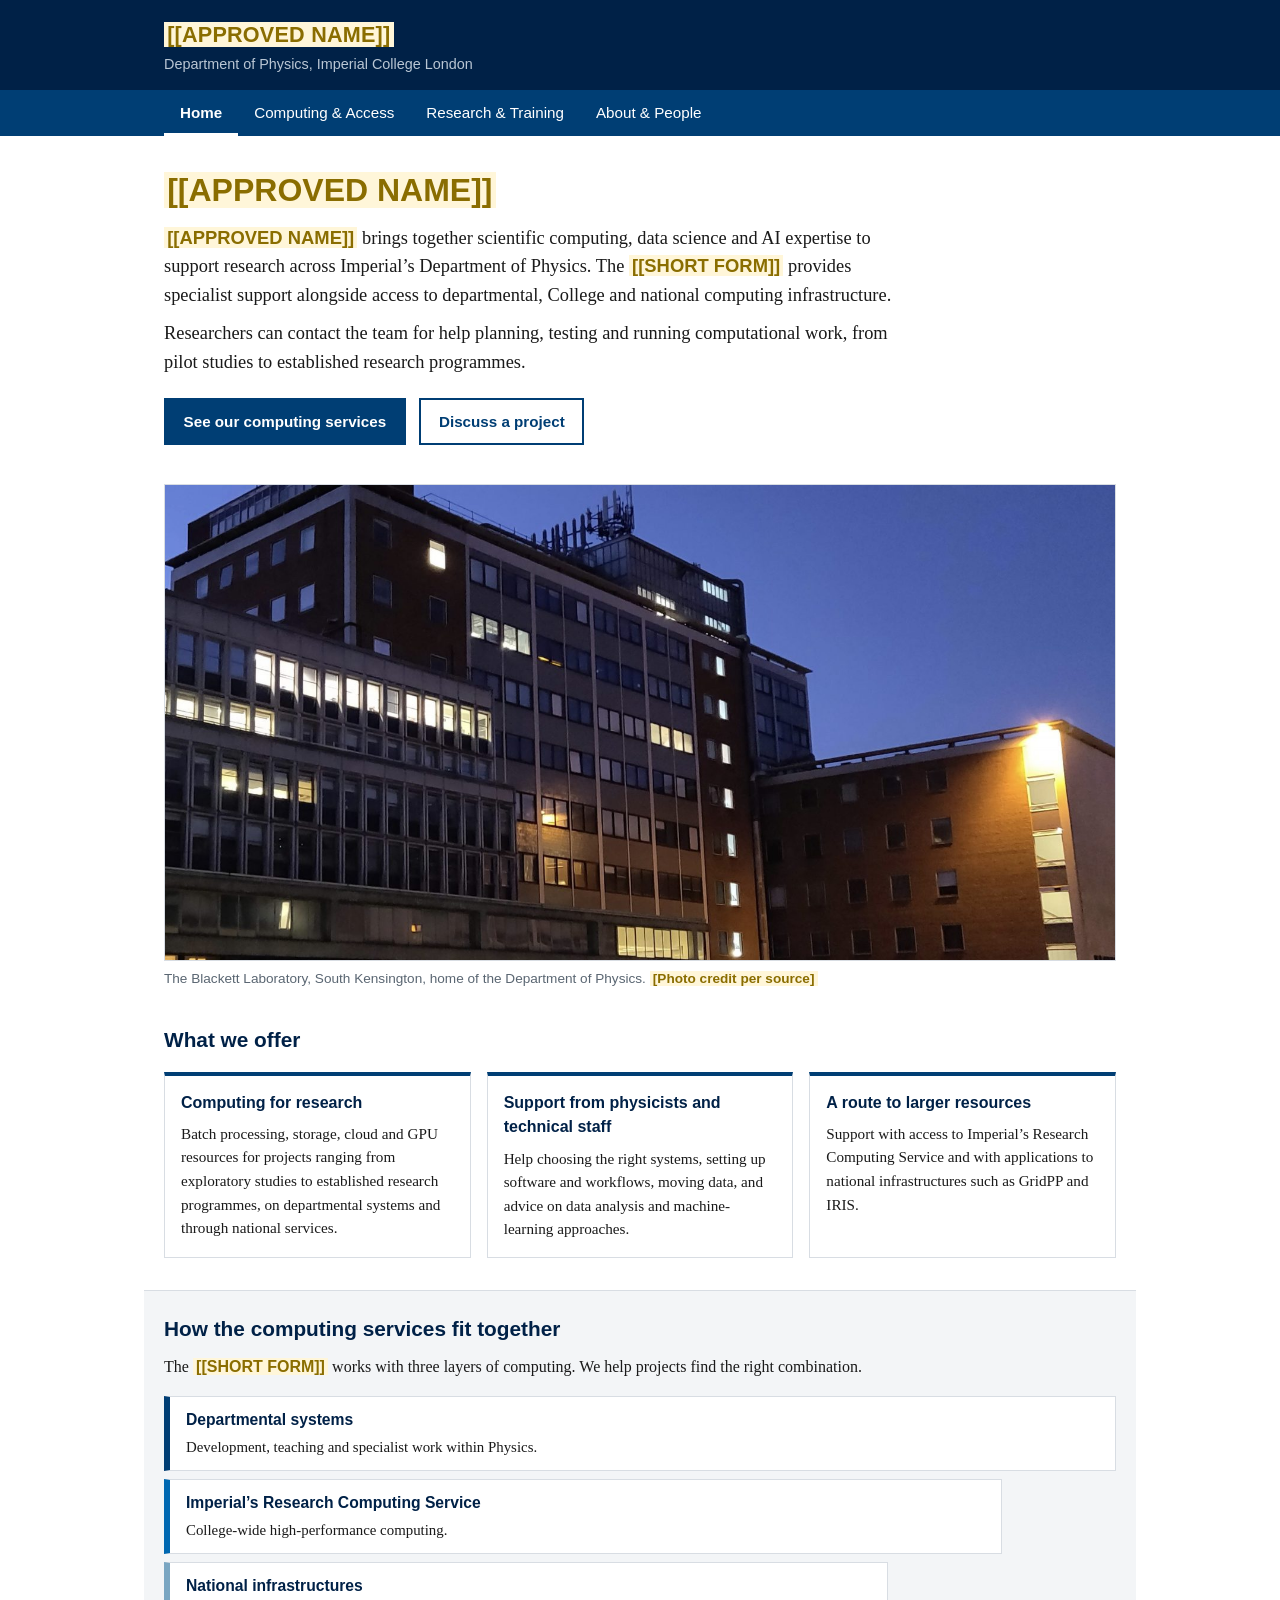
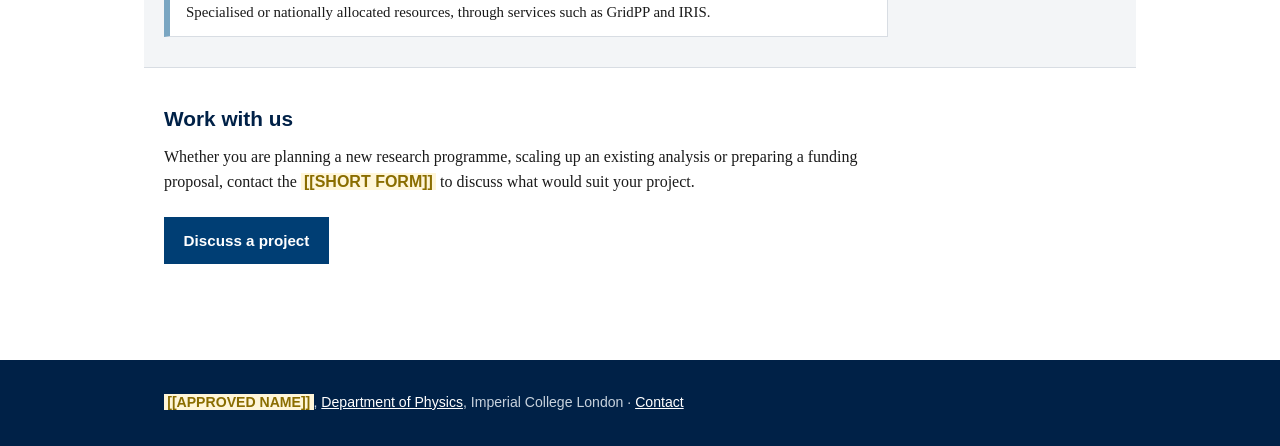
<file: index.html>
<!DOCTYPE html>
<html lang="en-GB">
<head>
<meta charset="utf-8">
<meta name="viewport" content="width=device-width, initial-scale=1">
<meta name="robots" content="noindex, nofollow">
<meta name="description" content="Computing, expertise and training for data-intensive research across the Department of Physics at Imperial College London.">
<title>[[APPROVED NAME]]</title>
<link rel="stylesheet" href="styles.css">
</head>
<body>

<a class="skip" href="#main">Skip to main content</a>

<header class="site">
  <div class="site-inner">
    <p class="site-name"><a href="index.html"><span class="ph">[[APPROVED NAME]]</span></a></p>
    <p class="site-sub">Department of Physics, Imperial College London</p>
  </div>
</header>
<nav class="site-nav" aria-label="Main navigation">
  <div class="nav-inner">
    <a href="index.html" aria-current="page">Home</a>
    <a href="computing-access.html">Computing &amp; Access</a>
    <a href="research-training.html">Research &amp; Training</a>
    <a href="about-people.html">About &amp; People</a>
  </div>
</nav>

<main id="main">
  <h1><span class="ph">[[APPROVED NAME]]</span></h1>
  <p class="lede"><span class="ph">[[APPROVED NAME]]</span> brings together scientific computing, data science and AI expertise to support research across Imperial&rsquo;s Department of Physics. The <span class="ph">[[SHORT FORM]]</span> provides specialist support alongside access to departmental, College and national computing infrastructure.</p>
  <p class="lede">Researchers can contact the team for help planning, testing and running computational work, from pilot studies to established research programmes.</p>

  <div class="actions">
    <a class="btn primary" href="computing-access.html">See our computing services</a>
    <a class="btn secondary" href="about-people.html#contact">Discuss a project</a>
  </div>


  <figure class="hero-photo">
    <img src="assets/blackett-laboratory.jpg" alt="The Blackett Laboratory at dusk, windows lit, at Imperial College London&rsquo;s South Kensington campus">
    <figcaption>The Blackett Laboratory, South Kensington, home of the Department of Physics. <span class="ph">[Photo credit per source]</span></figcaption>
  </figure>

  <h2>What we offer</h2>
  <ul class="offers">
    <li>
      <h3>Computing for research</h3>
      <p>Batch processing, storage, cloud and GPU resources for projects ranging from exploratory studies to established research programmes, on departmental systems and through national services.</p>
    </li>
    <li>
      <h3>Support from physicists and technical staff</h3>
      <p>Help choosing the right systems, setting up software and workflows, moving data, and advice on data analysis and machine-learning approaches.</p>
    </li>
    <li>
      <h3>A route to larger resources</h3>
      <p>Support with access to Imperial&rsquo;s Research Computing Service and with applications to national infrastructures such as GridPP and IRIS.</p>
    </li>
  </ul>

  <div class="band">
    <h2>How the computing services fit together</h2>
    <p>The <span class="ph">[[SHORT FORM]]</span> works with three layers of computing. We help projects find the right combination.</p>
    <div class="layers">
      <div class="layer">
        <h3>Departmental systems</h3>
        <p>Development, teaching and specialist work within Physics.</p>
      </div>
      <div class="layer">
        <h3>Imperial&rsquo;s Research Computing Service</h3>
        <p>College-wide high-performance computing.</p>
      </div>
      <div class="layer">
        <h3>National infrastructures</h3>
        <p>Specialised or nationally allocated resources, through services such as GridPP and IRIS.</p>
      </div>
    </div>
  </div>

  <h2>Work with us</h2>
  <p>Whether you are planning a new research programme, scaling up an existing analysis or preparing a funding proposal, contact the <span class="ph">[[SHORT FORM]]</span> to discuss what would suit your project.</p>
  <div class="actions">
    <a class="btn primary" href="about-people.html#contact">Discuss a project</a>
  </div>
</main>

<footer class="site">
  <div class="foot-inner">
    <p><span class="ph">[[APPROVED NAME]]</span>, <a href="https://www.imperial.ac.uk/physics">Department of Physics</a>, Imperial College London &middot; <a href="about-people.html#contact">Contact</a></p>
  </div>
</footer>

</body>
</html>
</file>
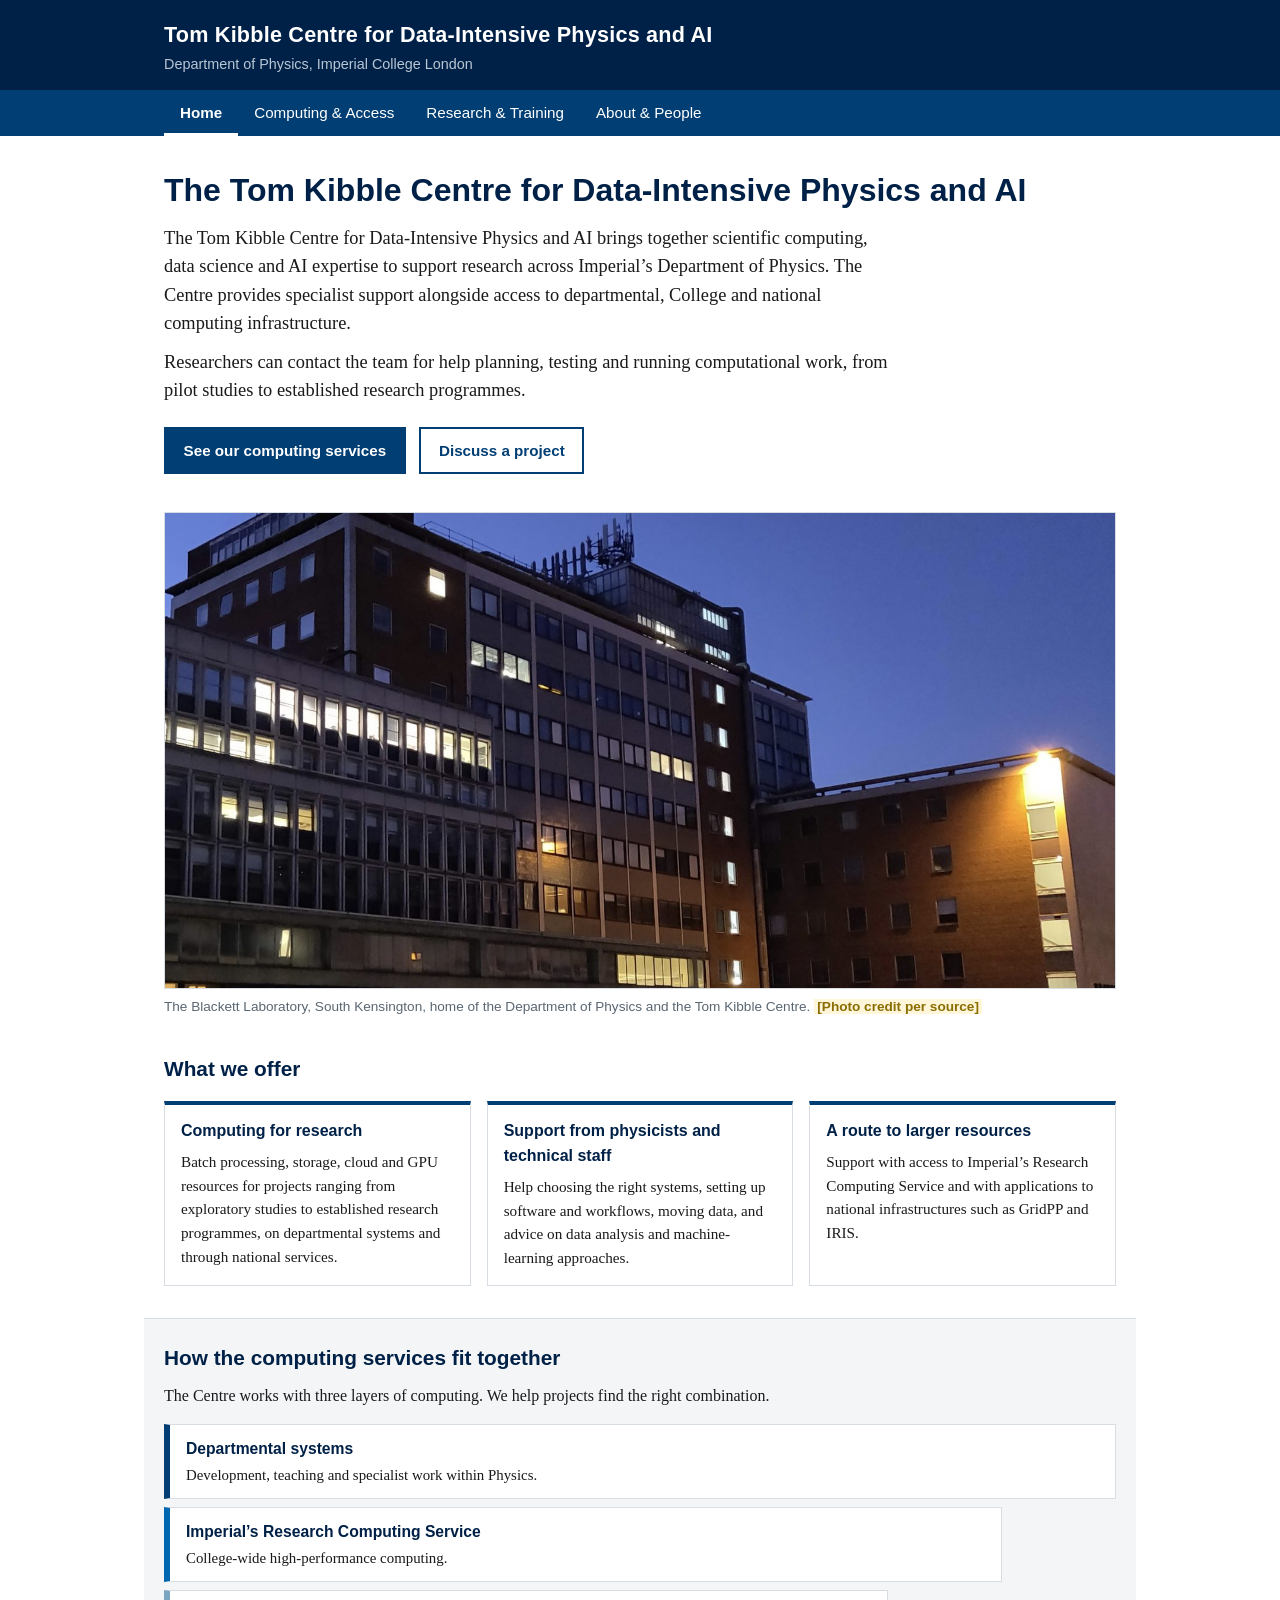
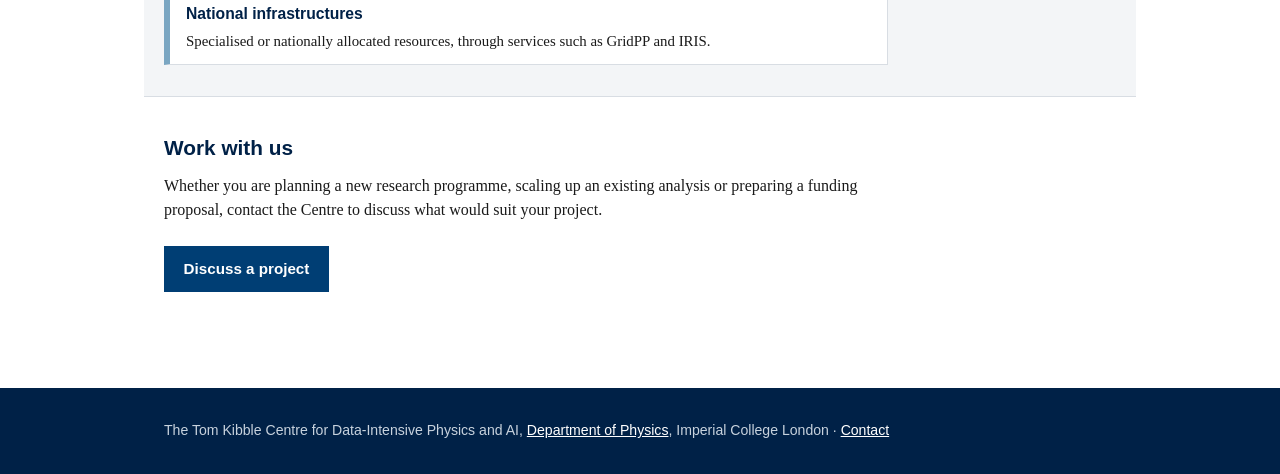
<file: tom-kibble-centre-update/index.html>
<!DOCTYPE html>
<html lang="en-GB">
<head>
<meta charset="utf-8">
<meta name="viewport" content="width=device-width, initial-scale=1">
<meta name="robots" content="noindex, nofollow">
<meta name="description" content="Computing, expertise and training for data-intensive research across the Department of Physics at Imperial College London.">
<title>The Tom Kibble Centre for Data-Intensive Physics and AI</title>
<link rel="stylesheet" href="styles.css">
</head>
<body>

<a class="skip" href="#main">Skip to main content</a>

<header class="site">
  <div class="site-inner">
    <p class="site-name"><a href="index.html">Tom Kibble Centre for Data-Intensive Physics and AI</a></p>
    <p class="site-sub">Department of Physics, Imperial College London</p>
  </div>
</header>
<nav class="site-nav" aria-label="Main navigation">
  <div class="nav-inner">
    <a href="index.html" aria-current="page">Home</a>
    <a href="computing-access.html">Computing &amp; Access</a>
    <a href="research-training.html">Research &amp; Training</a>
    <a href="about-people.html">About &amp; People</a>
  </div>
</nav>

<main id="main">
  <h1>The Tom Kibble Centre for Data-Intensive Physics and AI</h1>
  <p class="lede">The Tom Kibble Centre for Data-Intensive Physics and AI brings together scientific computing, data science and AI expertise to support research across Imperial&rsquo;s Department of Physics. The Centre provides specialist support alongside access to departmental, College and national computing infrastructure.</p>
  <p class="lede">Researchers can contact the team for help planning, testing and running computational work, from pilot studies to established research programmes.</p>

  <div class="actions">
    <a class="btn primary" href="computing-access.html">See our computing services</a>
    <a class="btn secondary" href="about-people.html#contact">Discuss a project</a>
  </div>


  <figure class="hero-photo">
    <img src="../assets/blackett-laboratory.jpg" alt="The Blackett Laboratory at dusk, windows lit, at Imperial College London&rsquo;s South Kensington campus">
    <figcaption>The Blackett Laboratory, South Kensington, home of the Department of Physics and the Tom Kibble Centre. <span class="ph">[Photo credit per source]</span></figcaption>
  </figure>

  <h2>What we offer</h2>
  <ul class="offers">
    <li>
      <h3>Computing for research</h3>
      <p>Batch processing, storage, cloud and GPU resources for projects ranging from exploratory studies to established research programmes, on departmental systems and through national services.</p>
    </li>
    <li>
      <h3>Support from physicists and technical staff</h3>
      <p>Help choosing the right systems, setting up software and workflows, moving data, and advice on data analysis and machine-learning approaches.</p>
    </li>
    <li>
      <h3>A route to larger resources</h3>
      <p>Support with access to Imperial&rsquo;s Research Computing Service and with applications to national infrastructures such as GridPP and IRIS.</p>
    </li>
  </ul>

  <div class="band">
    <h2>How the computing services fit together</h2>
    <p>The Centre works with three layers of computing. We help projects find the right combination.</p>
    <div class="layers">
      <div class="layer">
        <h3>Departmental systems</h3>
        <p>Development, teaching and specialist work within Physics.</p>
      </div>
      <div class="layer">
        <h3>Imperial&rsquo;s Research Computing Service</h3>
        <p>College-wide high-performance computing.</p>
      </div>
      <div class="layer">
        <h3>National infrastructures</h3>
        <p>Specialised or nationally allocated resources, through services such as GridPP and IRIS.</p>
      </div>
    </div>
  </div>

  <h2>Work with us</h2>
  <p>Whether you are planning a new research programme, scaling up an existing analysis or preparing a funding proposal, contact the Centre to discuss what would suit your project.</p>
  <div class="actions">
    <a class="btn primary" href="about-people.html#contact">Discuss a project</a>
  </div>
</main>

<footer class="site">
  <div class="foot-inner">
    <p>The Tom Kibble Centre for Data-Intensive Physics and AI, <a href="https://www.imperial.ac.uk/physics">Department of Physics</a>, Imperial College London &middot; <a href="about-people.html#contact">Contact</a></p>
  </div>
</footer>

</body>
</html>
</file>
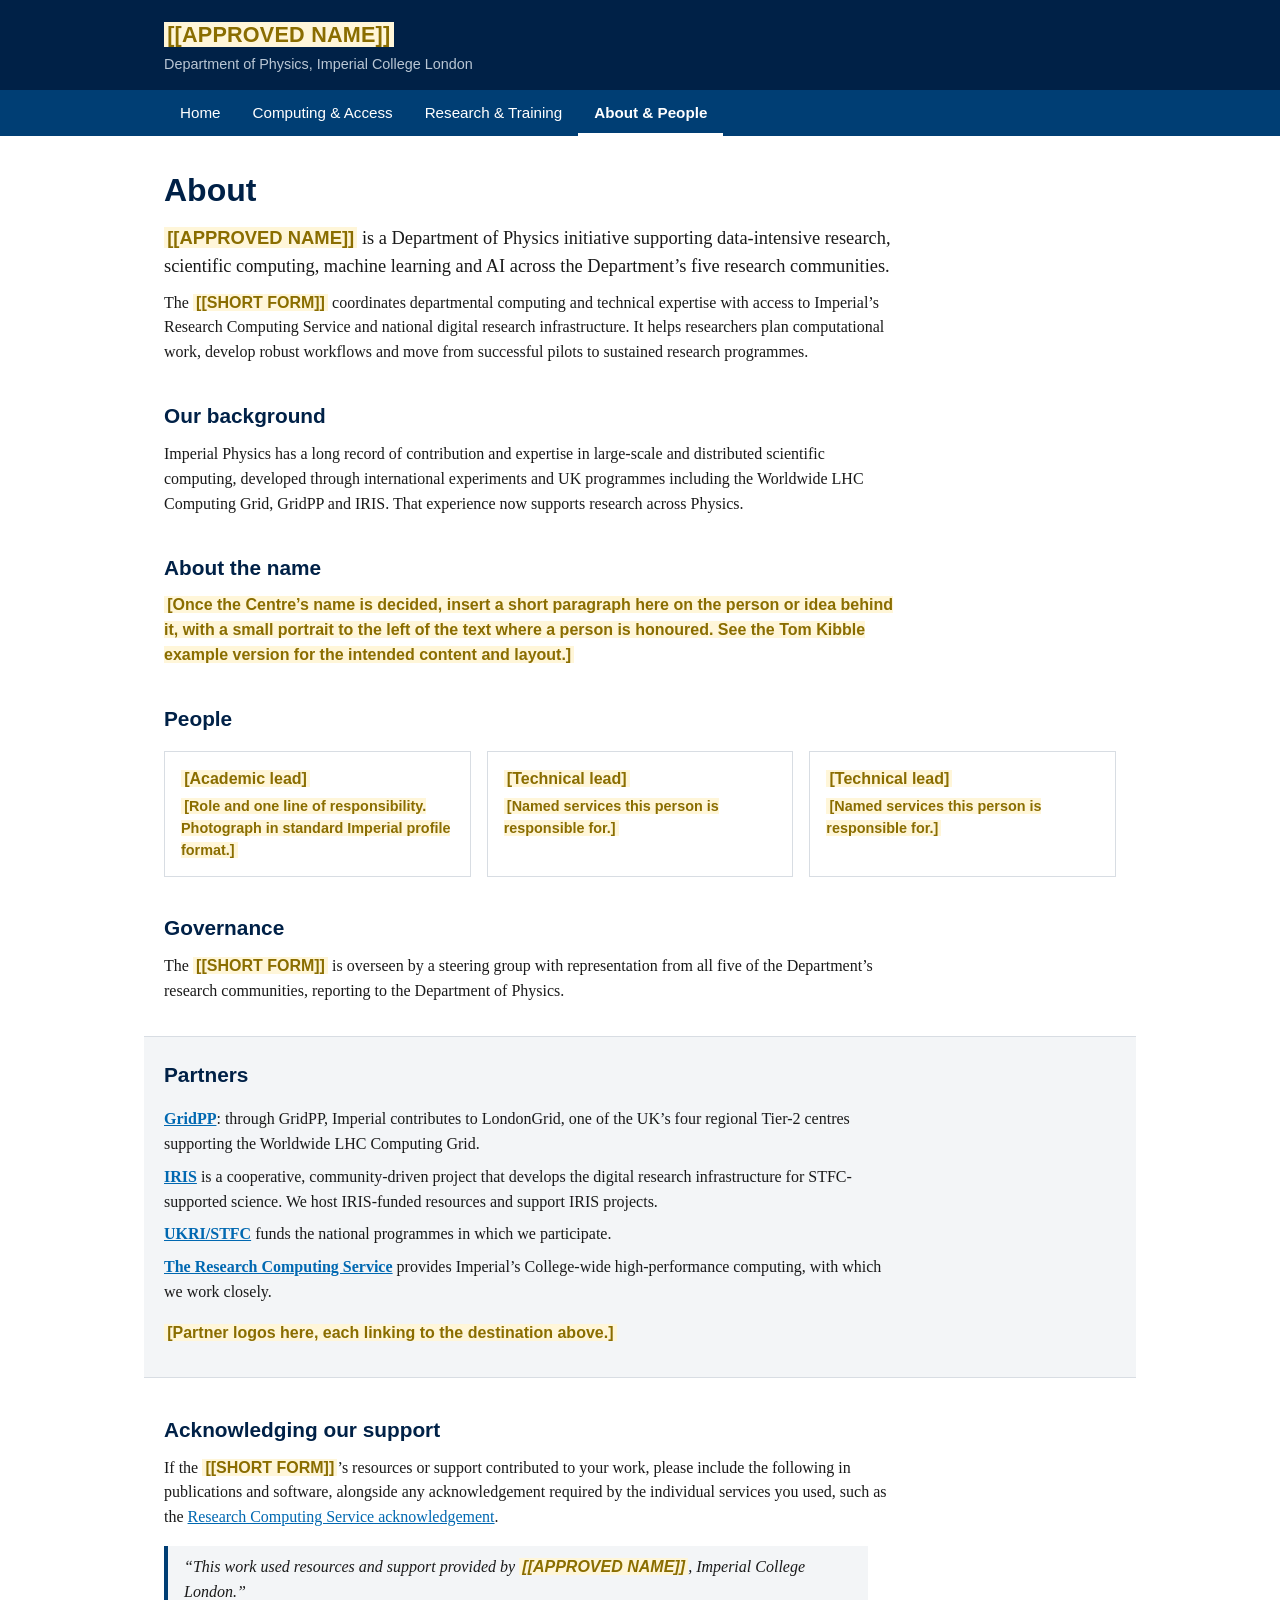
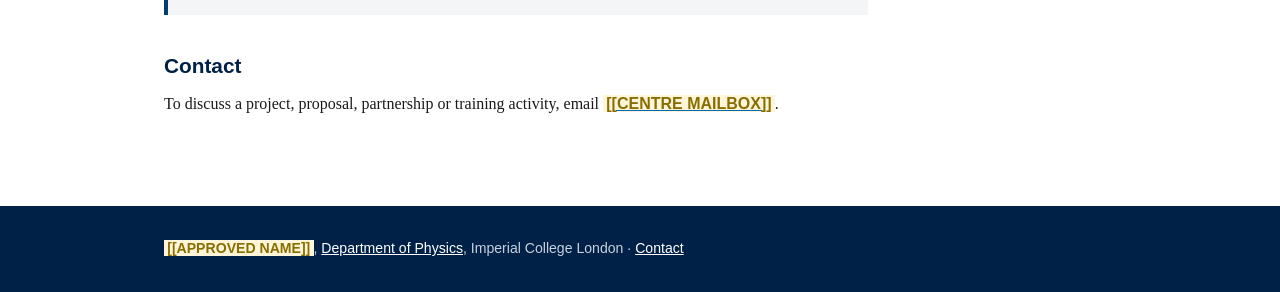
<file: about-people.html>
<!DOCTYPE html>
<html lang="en-GB">
<head>
<meta charset="utf-8">
<meta name="viewport" content="width=device-width, initial-scale=1">
<meta name="robots" content="noindex, nofollow">
<meta name="description" content="About the centre: people, governance, partners, acknowledgement and contact.">
<title>About | [[APPROVED NAME]]</title>
<link rel="stylesheet" href="styles.css">
</head>
<body>

<a class="skip" href="#main">Skip to main content</a>

<header class="site">
  <div class="site-inner">
    <p class="site-name"><a href="index.html"><span class="ph">[[APPROVED NAME]]</span></a></p>
    <p class="site-sub">Department of Physics, Imperial College London</p>
  </div>
</header>
<nav class="site-nav" aria-label="Main navigation">
  <div class="nav-inner">
    <a href="index.html">Home</a>
    <a href="computing-access.html">Computing &amp; Access</a>
    <a href="research-training.html">Research &amp; Training</a>
    <a href="about-people.html" aria-current="page">About &amp; People</a>
  </div>
</nav>

<main id="main">
  <h1>About</h1>
  <p class="lede"><span class="ph">[[APPROVED NAME]]</span> is a Department of Physics initiative supporting data-intensive research, scientific computing, machine learning and AI across the Department&rsquo;s five research communities.</p>
  <p>The <span class="ph">[[SHORT FORM]]</span> coordinates departmental computing and technical expertise with access to Imperial&rsquo;s Research Computing Service and national digital research infrastructure. It helps researchers plan computational work, develop robust workflows and move from successful pilots to sustained research programmes.</p>

  <h2>Our background</h2>
  <p>Imperial Physics has a long record of contribution and expertise in large-scale and distributed scientific computing, developed through international experiments and UK programmes including the Worldwide LHC Computing Grid, GridPP and IRIS. That experience now supports research across Physics.</p>

  <h2>About the name</h2>
  <p><span class="ph">[Once the Centre&rsquo;s name is decided, insert a short paragraph here on the person or idea behind it, with a small portrait to the left of the text where a person is honoured. See the Tom Kibble example version for the intended content and layout.]</span></p>

  <h2>People</h2>
  <ul class="people">
    <li>
      <h3><span class="ph">[Academic lead]</span></h3>
      <p><span class="ph">[Role and one line of responsibility. Photograph in standard Imperial profile format.]</span></p>
    </li>
    <li>
      <h3><span class="ph">[Technical lead]</span></h3>
      <p><span class="ph">[Named services this person is responsible for.]</span></p>
    </li>
    <li>
      <h3><span class="ph">[Technical lead]</span></h3>
      <p><span class="ph">[Named services this person is responsible for.]</span></p>
    </li>
  </ul>

  <h2>Governance</h2>
  <p>The <span class="ph">[[SHORT FORM]]</span> is overseen by a steering group with representation from all five of the Department&rsquo;s research communities, reporting to the Department of Physics.</p>

  <div class="band">
    <h2>Partners</h2>
    <ul class="partners">
      <li><strong><a href="https://www.gridpp.ac.uk">GridPP</a></strong>: through GridPP, Imperial contributes to LondonGrid, one of the UK&rsquo;s four regional Tier-2 centres supporting the Worldwide LHC Computing Grid.</li>
      <li><strong><a href="https://www.iris.ac.uk">IRIS</a></strong> is a cooperative, community-driven project that develops the digital research infrastructure for STFC-supported science. We host IRIS-funded resources and support IRIS projects.</li>
      <li><strong><a href="https://www.ukri.org/councils/stfc/">UKRI/STFC</a></strong> funds the national programmes in which we participate.</li>
      <li><strong><a href="https://www.imperial.ac.uk/admin-services/ict/self-service/research-support/rcs/">The Research Computing Service</a></strong> provides Imperial&rsquo;s College-wide high-performance computing, with which we work closely.</li>
    </ul>
    <p><span class="ph">[Partner logos here, each linking to the destination above.]</span></p>
  </div>

  <h2>Acknowledging our support</h2>
  <p>If the <span class="ph">[[SHORT FORM]]</span>&rsquo;s resources or support contributed to your work, please include the following in publications and software, alongside any acknowledgement required by the individual services you used, such as the <a href="https://www.imperial.ac.uk/admin-services/ict/self-service/research-support/rcs/get-access/terms-and-conditions/rcs-access-policy/">Research Computing Service acknowledgement</a>.</p>
  <blockquote class="ack">&ldquo;This work used resources and support provided by <span class="ph">[[APPROVED NAME]]</span>, Imperial College London.&rdquo;</blockquote>

  <h2 id="contact">Contact</h2>
  <p>To discuss a project, proposal, partnership or training activity, email <a href="mailto:REPLACE-ME@imperial.ac.uk"><span class="ph">[[CENTRE MAILBOX]]</span></a>.</p>
</main>

<footer class="site">
  <div class="foot-inner">
    <p><span class="ph">[[APPROVED NAME]]</span>, <a href="https://www.imperial.ac.uk/physics">Department of Physics</a>, Imperial College London &middot; <a href="about-people.html#contact">Contact</a></p>
  </div>
</footer>

</body>
</html>
</file>
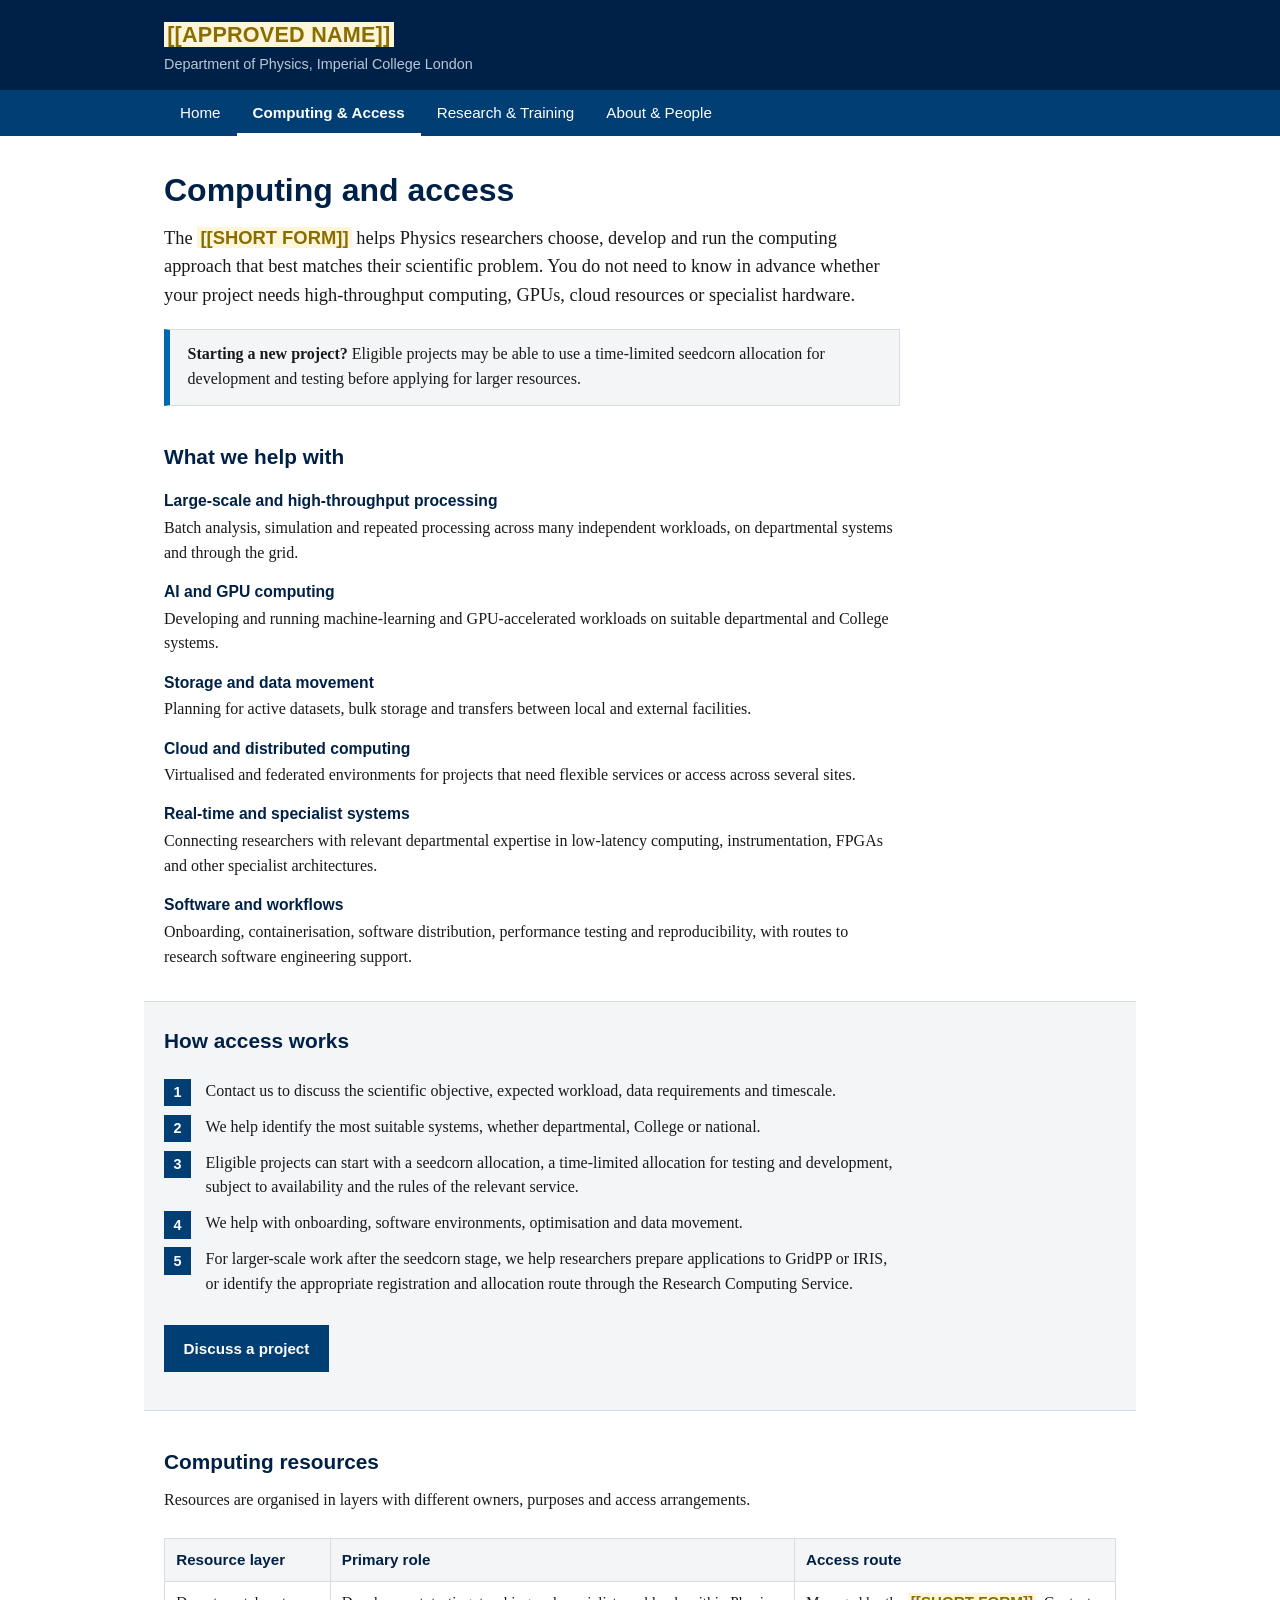
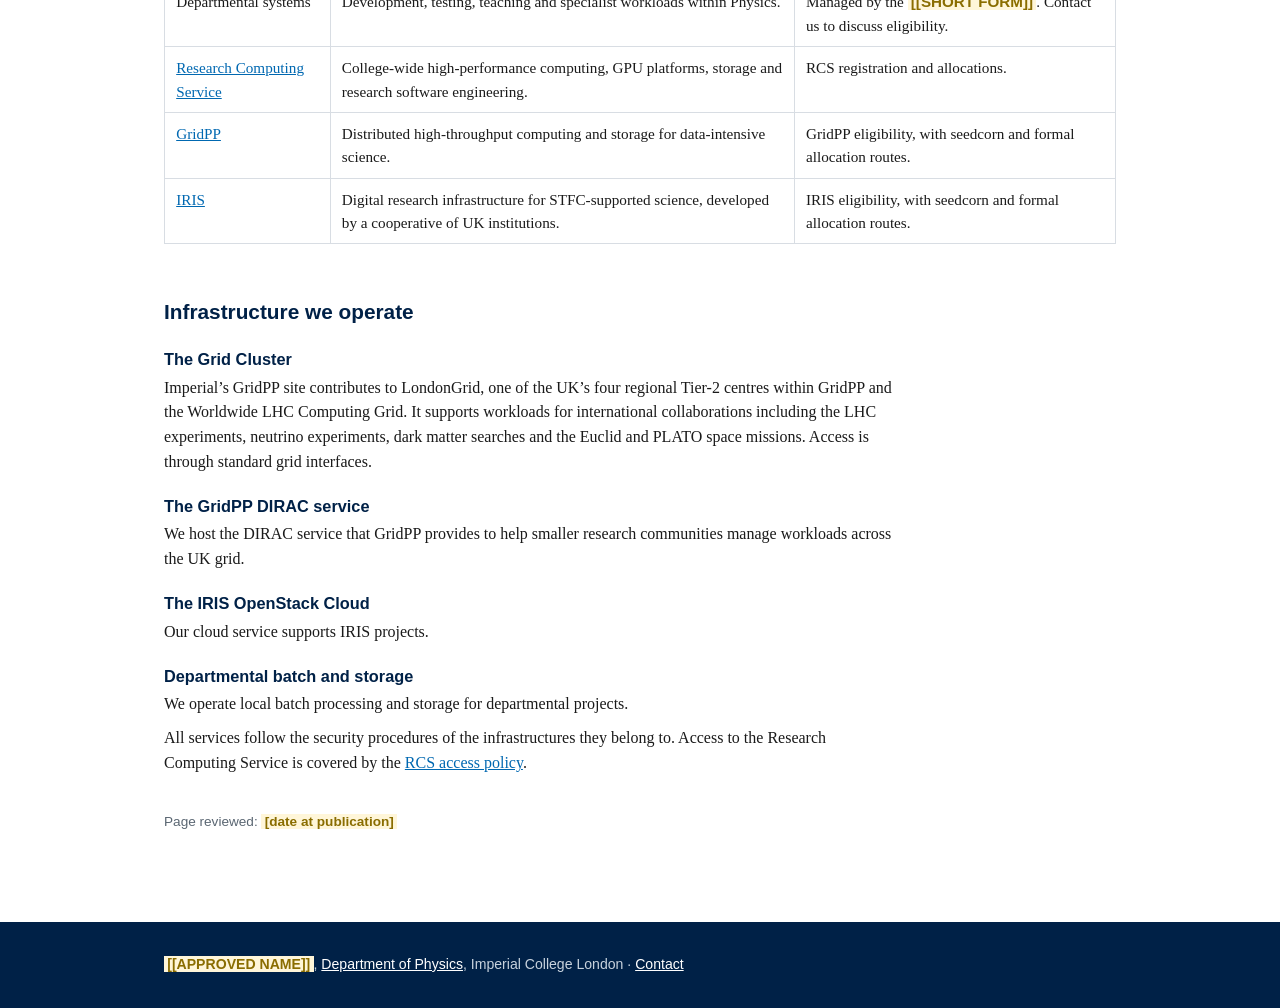
<file: computing-access.html>
<!DOCTYPE html>
<html lang="en-GB">
<head>
<meta charset="utf-8">
<meta name="viewport" content="width=device-width, initial-scale=1">
<meta name="robots" content="noindex, nofollow">
<meta name="description" content="Computing services, resources and how to get access for Physics researchers at Imperial College London.">
<title>Computing and access | [[APPROVED NAME]]</title>
<link rel="stylesheet" href="styles.css">
</head>
<body>

<a class="skip" href="#main">Skip to main content</a>

<header class="site">
  <div class="site-inner">
    <p class="site-name"><a href="index.html"><span class="ph">[[APPROVED NAME]]</span></a></p>
    <p class="site-sub">Department of Physics, Imperial College London</p>
  </div>
</header>
<nav class="site-nav" aria-label="Main navigation">
  <div class="nav-inner">
    <a href="index.html">Home</a>
    <a href="computing-access.html" aria-current="page">Computing &amp; Access</a>
    <a href="research-training.html">Research &amp; Training</a>
    <a href="about-people.html">About &amp; People</a>
  </div>
</nav>

<main id="main">
  <h1>Computing and access</h1>
  <p class="lede">The <span class="ph">[[SHORT FORM]]</span> helps Physics researchers choose, develop and run the computing approach that best matches their scientific problem. You do not need to know in advance whether your project needs high-throughput computing, GPUs, cloud resources or specialist hardware.</p>
  <div class="callout">
    <p><strong>Starting a new project?</strong> Eligible projects may be able to use a time-limited seedcorn allocation for development and testing before applying for larger resources.</p>
  </div>


  <h2>What we help with</h2>
  <dl class="help">
    <dt>Large-scale and high-throughput processing</dt>
    <dd>Batch analysis, simulation and repeated processing across many independent workloads, on departmental systems and through the grid.</dd>
    <dt>AI and GPU computing</dt>
    <dd>Developing and running machine-learning and GPU-accelerated workloads on suitable departmental and College systems.</dd>
    <dt>Storage and data movement</dt>
    <dd>Planning for active datasets, bulk storage and transfers between local and external facilities.</dd>
    <dt>Cloud and distributed computing</dt>
    <dd>Virtualised and federated environments for projects that need flexible services or access across several sites.</dd>
    <dt>Real-time and specialist systems</dt>
    <dd>Connecting researchers with relevant departmental expertise in low-latency computing, instrumentation, FPGAs and other specialist architectures.</dd>
    <dt>Software and workflows</dt>
    <dd>Onboarding, containerisation, software distribution, performance testing and reproducibility, with routes to research software engineering support.</dd>
  </dl>

  <div class="band">
    <h2>How access works</h2>
    <ol class="steps">
      <li>Contact us to discuss the scientific objective, expected workload, data requirements and timescale.</li>
      <li>We help identify the most suitable systems, whether departmental, College or national.</li>
      <li>Eligible projects can start with a seedcorn allocation, a time-limited allocation for testing and development, subject to availability and the rules of the relevant service.</li>
      <li>We help with onboarding, software environments, optimisation and data movement.</li>
      <li>For larger-scale work after the seedcorn stage, we help researchers prepare applications to GridPP or IRIS, or identify the appropriate registration and allocation route through the Research Computing Service.</li>
    </ol>
    <div class="actions">
      <a class="btn primary" href="about-people.html#contact">Discuss a project</a>
    </div>
  </div>

  <h2>Computing resources</h2>
  <p>Resources are organised in layers with different owners, purposes and access arrangements.</p>
  <div class="table-scroll" tabindex="0" role="region" aria-label="Computing resources table">
  <table>
    <thead>
      <tr><th scope="col">Resource layer</th><th scope="col">Primary role</th><th scope="col">Access route</th></tr>
    </thead>
    <tbody>
      <tr>
        <td>Departmental systems</td>
        <td>Development, testing, teaching and specialist workloads within Physics.</td>
        <td>Managed by the <span class="ph">[[SHORT FORM]]</span>. Contact us to discuss eligibility.</td>
      </tr>
      <tr>
        <td><a href="https://www.imperial.ac.uk/admin-services/ict/self-service/research-support/rcs/">Research Computing Service</a></td>
        <td>College-wide high-performance computing, GPU platforms, storage and research software engineering.</td>
        <td>RCS registration and allocations.</td>
      </tr>
      <tr>
        <td><a href="https://www.gridpp.ac.uk">GridPP</a></td>
        <td>Distributed high-throughput computing and storage for data-intensive science.</td>
        <td>GridPP eligibility, with seedcorn and formal allocation routes.</td>
      </tr>
      <tr>
        <td><a href="https://www.iris.ac.uk">IRIS</a></td>
        <td>Digital research infrastructure for STFC-supported science, developed by a cooperative of UK institutions.</td>
        <td>IRIS eligibility, with seedcorn and formal allocation routes.</td>
      </tr>
    </tbody>
  </table>
  </div>

  <h2>Infrastructure we operate</h2>
  <div class="service">
    <h3>The Grid Cluster</h3>
    <p>Imperial&rsquo;s GridPP site contributes to LondonGrid, one of the UK&rsquo;s four regional Tier-2 centres within GridPP and the Worldwide LHC Computing Grid. It supports workloads for international collaborations including the LHC experiments, neutrino experiments, dark matter searches and the Euclid and PLATO space missions. Access is through standard grid interfaces.</p>
  </div>
  <div class="service">
    <h3>The GridPP DIRAC service</h3>
    <p>We host the DIRAC service that GridPP provides to help smaller research communities manage workloads across the UK grid.</p>
  </div>
  <div class="service">
    <h3>The IRIS OpenStack Cloud</h3>
    <p>Our cloud service supports IRIS projects.</p>
  </div>
  <div class="service">
    <h3>Departmental batch and storage</h3>
    <p>We operate local batch processing and storage for departmental projects.</p>
  </div>

  <p>All services follow the security procedures of the infrastructures they belong to. Access to the Research Computing Service is covered by the <a href="https://www.imperial.ac.uk/admin-services/ict/self-service/research-support/rcs/get-access/terms-and-conditions/rcs-access-policy/">RCS access policy</a>.</p>

  <p class="reviewed">Page reviewed: <span class="ph">[date at publication]</span></p>
</main>

<footer class="site">
  <div class="foot-inner">
    <p><span class="ph">[[APPROVED NAME]]</span>, <a href="https://www.imperial.ac.uk/physics">Department of Physics</a>, Imperial College London &middot; <a href="about-people.html#contact">Contact</a></p>
  </div>
</footer>

</body>
</html>
</file>
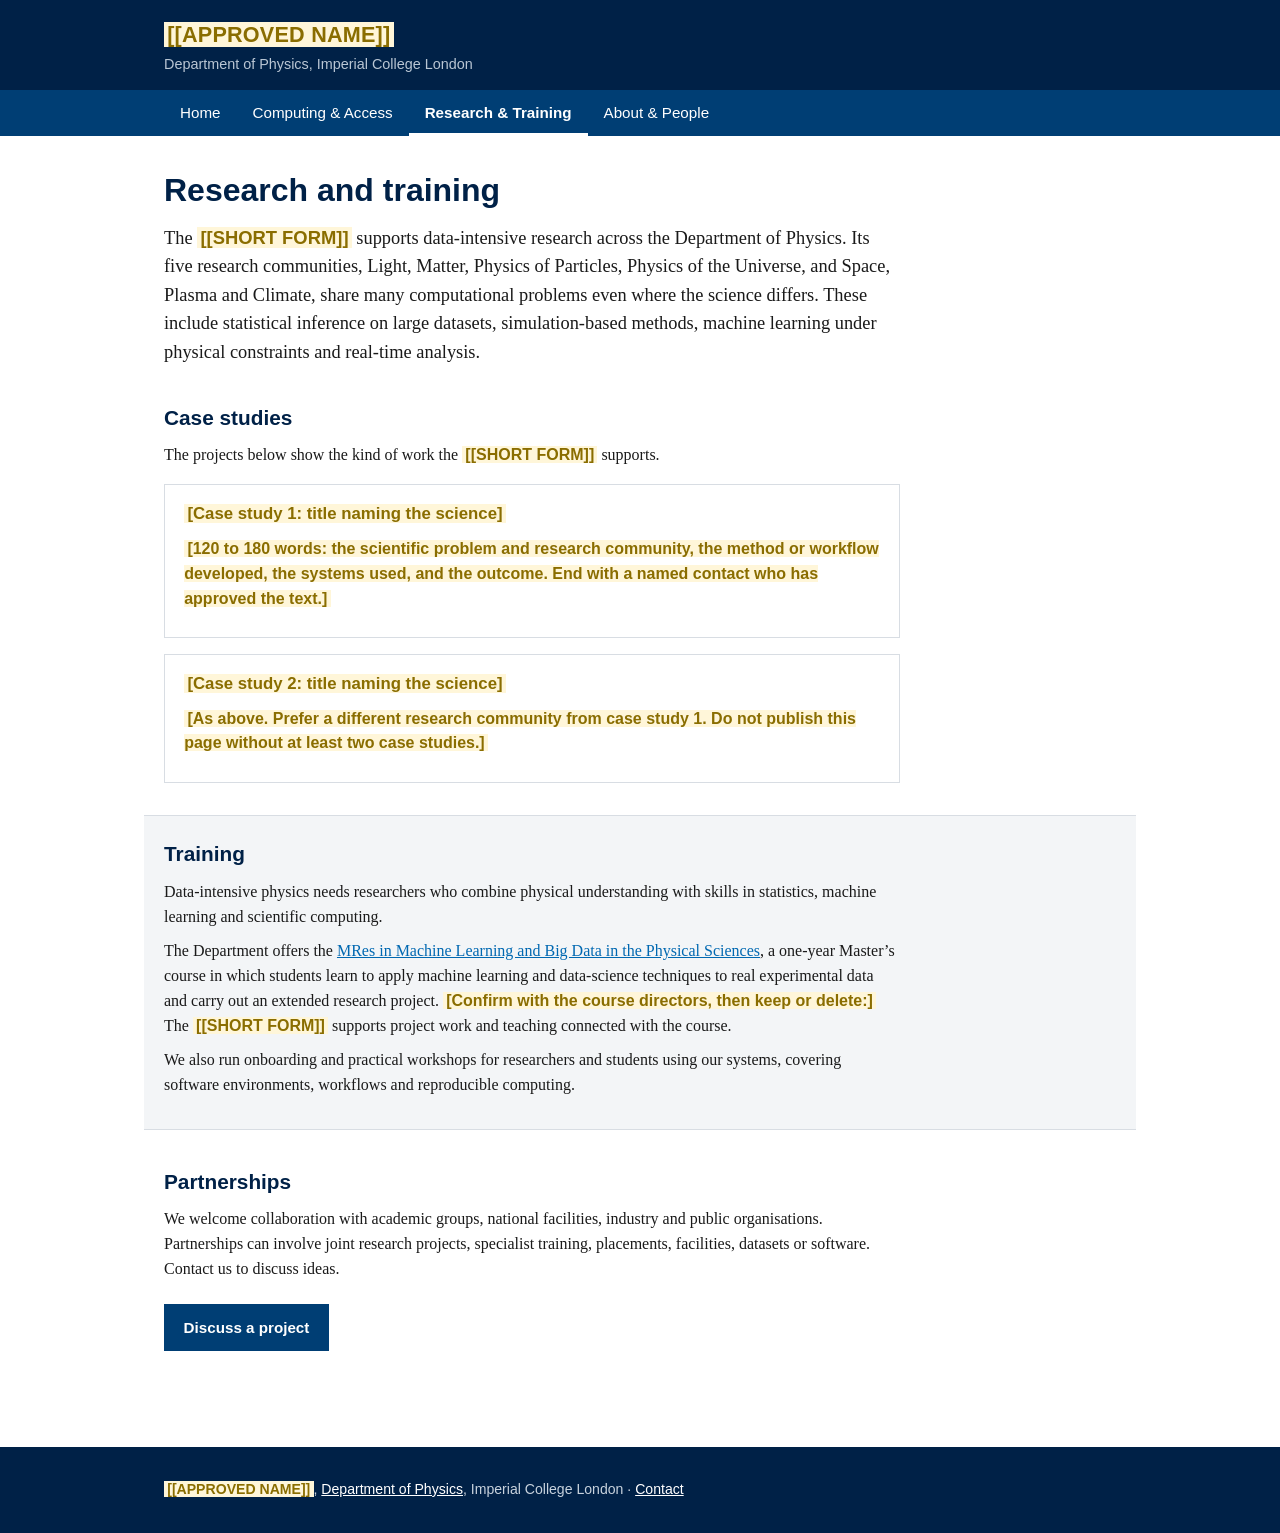
<file: research-training.html>
<!DOCTYPE html>
<html lang="en-GB">
<head>
<meta charset="utf-8">
<meta name="viewport" content="width=device-width, initial-scale=1">
<meta name="robots" content="noindex, nofollow">
<meta name="description" content="Research case studies, training and partnerships in data-intensive physics at Imperial College London.">
<title>Research and training | [[APPROVED NAME]]</title>
<link rel="stylesheet" href="styles.css">
</head>
<body>

<a class="skip" href="#main">Skip to main content</a>

<header class="site">
  <div class="site-inner">
    <p class="site-name"><a href="index.html"><span class="ph">[[APPROVED NAME]]</span></a></p>
    <p class="site-sub">Department of Physics, Imperial College London</p>
  </div>
</header>
<nav class="site-nav" aria-label="Main navigation">
  <div class="nav-inner">
    <a href="index.html">Home</a>
    <a href="computing-access.html">Computing &amp; Access</a>
    <a href="research-training.html" aria-current="page">Research &amp; Training</a>
    <a href="about-people.html">About &amp; People</a>
  </div>
</nav>

<main id="main">
  <h1>Research and training</h1>
  <p class="lede">The <span class="ph">[[SHORT FORM]]</span> supports data-intensive research across the Department of Physics. Its five research communities, Light, Matter, Physics of Particles, Physics of the Universe, and Space, Plasma and Climate, share many computational problems even where the science differs. These include statistical inference on large datasets, simulation-based methods, machine learning under physical constraints and real-time analysis.</p>

  <h2>Case studies</h2>
  <p>The projects below show the kind of work the <span class="ph">[[SHORT FORM]]</span> supports.</p>

  <div class="case">
    <h3><span class="ph">[Case study 1: title naming the science]</span></h3>
    <p><span class="ph">[120 to 180 words: the scientific problem and research community, the method or workflow developed, the systems used, and the outcome. End with a named contact who has approved the text.]</span></p>
  </div>
  <div class="case">
    <h3><span class="ph">[Case study 2: title naming the science]</span></h3>
    <p><span class="ph">[As above. Prefer a different research community from case study 1. Do not publish this page without at least two case studies.]</span></p>
  </div>

  <div class="band">
    <h2>Training</h2>
    <p>Data-intensive physics needs researchers who combine physical understanding with skills in statistics, machine learning and scientific computing.</p>
    <p>The Department offers the <a href="https://www.imperial.ac.uk/study/courses/postgraduate-taught/machine-learning-physical-sciences/">MRes in Machine Learning and Big Data in the Physical Sciences</a>, a one-year Master&rsquo;s course in which students learn to apply machine learning and data-science techniques to real experimental data and carry out an extended research project. <span class="ph">[Confirm with the course directors, then keep or delete:]</span> The <span class="ph">[[SHORT FORM]]</span> supports project work and teaching connected with the course.</p>
    <p>We also run onboarding and practical workshops for researchers and students using our systems, covering software environments, workflows and reproducible computing.</p>
  </div>

  <h2>Partnerships</h2>
  <p>We welcome collaboration with academic groups, national facilities, industry and public organisations. Partnerships can involve joint research projects, specialist training, placements, facilities, datasets or software. Contact us to discuss ideas.</p>
  <div class="actions">
    <a class="btn primary" href="about-people.html#contact">Discuss a project</a>
  </div>
</main>

<footer class="site">
  <div class="foot-inner">
    <p><span class="ph">[[APPROVED NAME]]</span>, <a href="https://www.imperial.ac.uk/physics">Department of Physics</a>, Imperial College London &middot; <a href="about-people.html#contact">Contact</a></p>
  </div>
</footer>

</body>
</html>
</file>
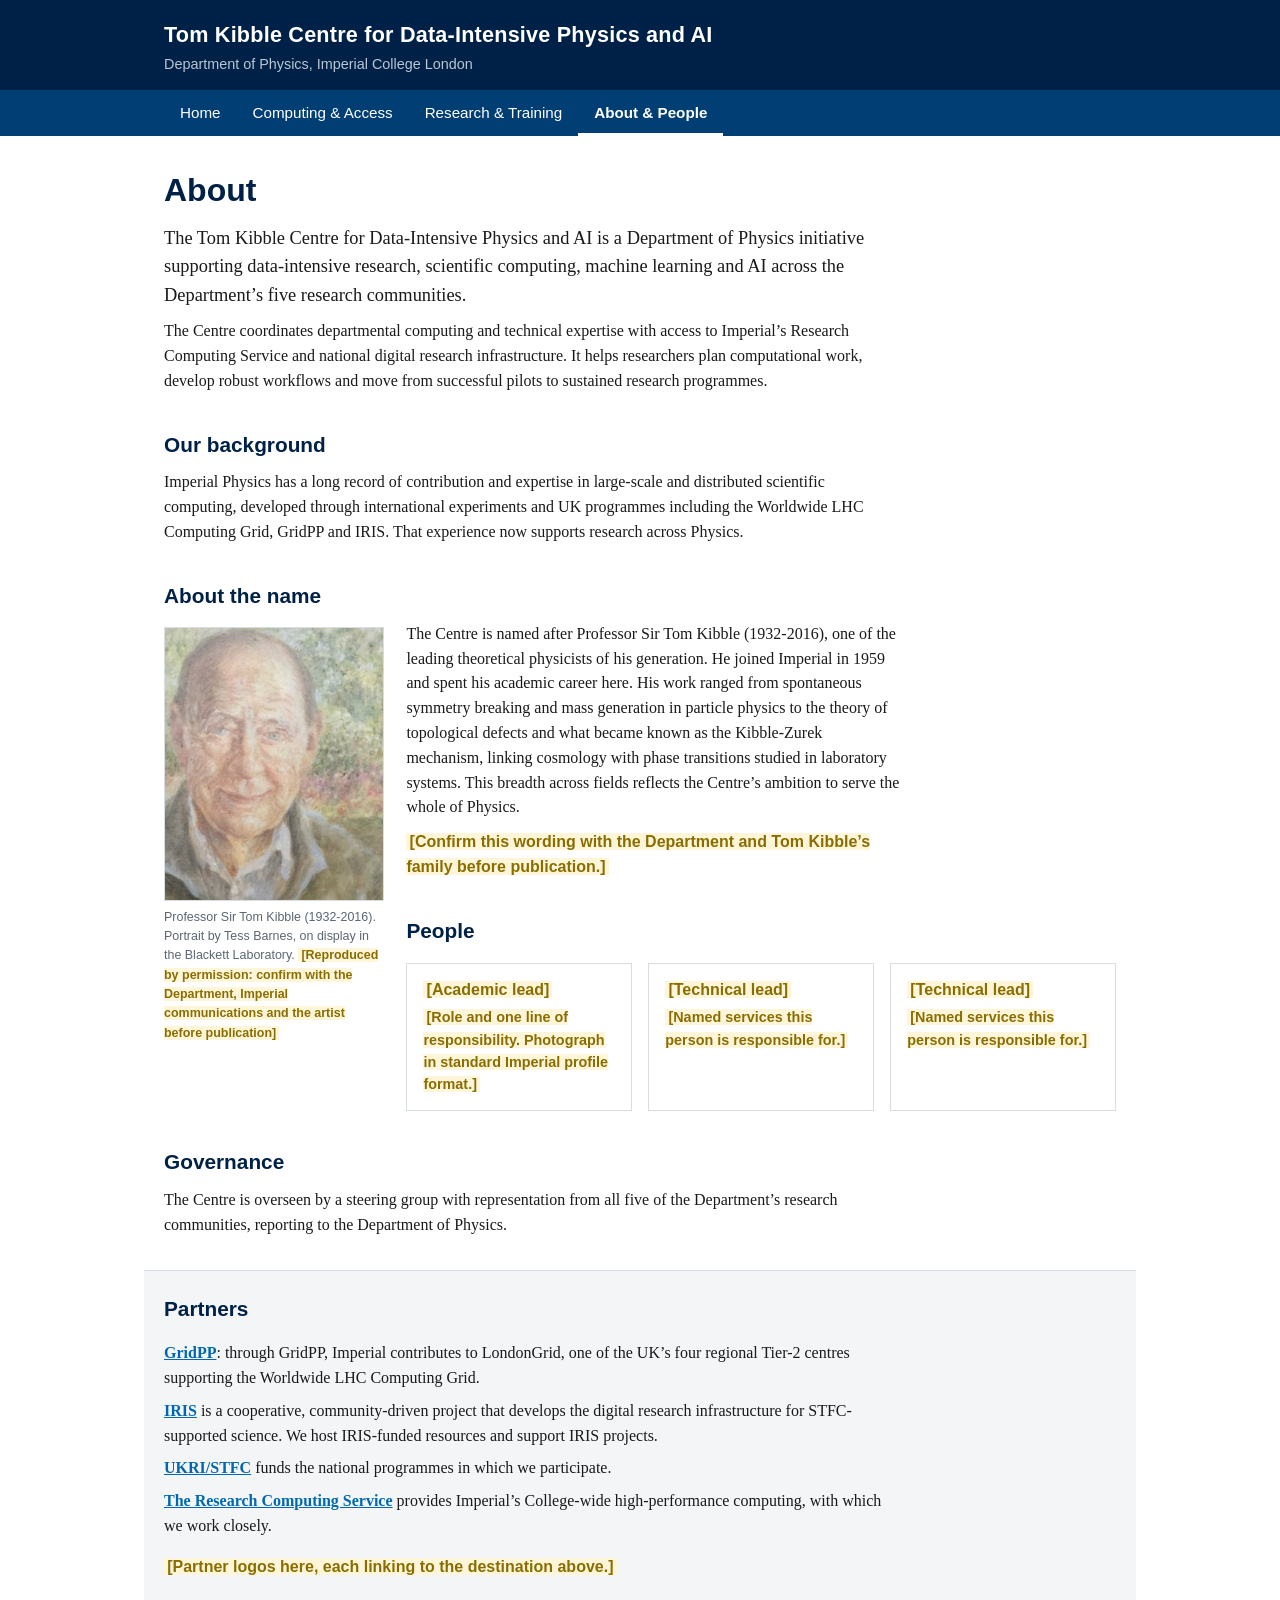
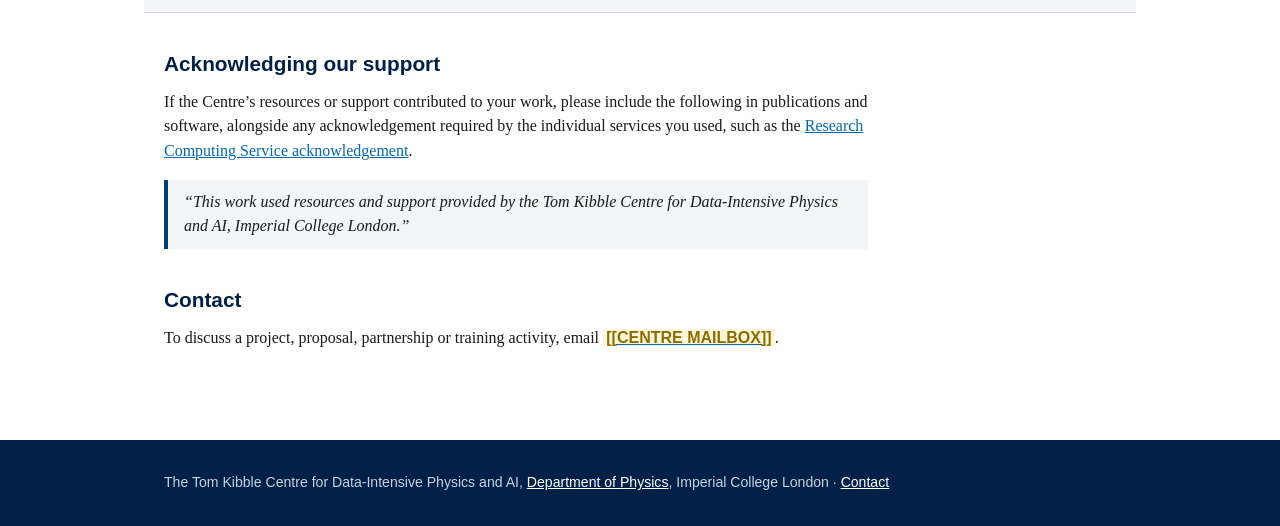
<file: tom-kibble-centre-update/about-people.html>
<!DOCTYPE html>
<html lang="en-GB">
<head>
<meta charset="utf-8">
<meta name="viewport" content="width=device-width, initial-scale=1">
<meta name="robots" content="noindex, nofollow">
<meta name="description" content="About the centre: people, governance, partners, acknowledgement and contact.">
<title>About | Tom Kibble Centre for Data-Intensive Physics and AI</title>
<link rel="stylesheet" href="styles.css">
</head>
<body>

<a class="skip" href="#main">Skip to main content</a>

<header class="site">
  <div class="site-inner">
    <p class="site-name"><a href="index.html">Tom Kibble Centre for Data-Intensive Physics and AI</a></p>
    <p class="site-sub">Department of Physics, Imperial College London</p>
  </div>
</header>
<nav class="site-nav" aria-label="Main navigation">
  <div class="nav-inner">
    <a href="index.html">Home</a>
    <a href="computing-access.html">Computing &amp; Access</a>
    <a href="research-training.html">Research &amp; Training</a>
    <a href="about-people.html" aria-current="page">About &amp; People</a>
  </div>
</nav>

<main id="main">
  <h1>About</h1>
  <p class="lede">The Tom Kibble Centre for Data-Intensive Physics and AI is a Department of Physics initiative supporting data-intensive research, scientific computing, machine learning and AI across the Department&rsquo;s five research communities.</p>
  <p>The Centre coordinates departmental computing and technical expertise with access to Imperial&rsquo;s Research Computing Service and national digital research infrastructure. It helps researchers plan computational work, develop robust workflows and move from successful pilots to sustained research programmes.</p>

  <h2>Our background</h2>
  <p>Imperial Physics has a long record of contribution and expertise in large-scale and distributed scientific computing, developed through international experiments and UK programmes including the Worldwide LHC Computing Grid, GridPP and IRIS. That experience now supports research across Physics.</p>

  <h2>About the name</h2>
  <figure class="portrait">
    <img src="../assets/kibble-portrait.jpg" alt="Painted portrait of Professor Sir Tom Kibble against a garden background">
    <figcaption>Professor Sir Tom Kibble (1932-2016). Portrait by Tess Barnes, on display in the Blackett Laboratory. <span class="ph">[Reproduced by permission: confirm with the Department, Imperial communications and the artist before publication]</span></figcaption>
  </figure>
  <p>The Centre is named after Professor Sir Tom Kibble (1932-2016), one of the leading theoretical physicists of his generation. He joined Imperial in 1959 and spent his academic career here. His work ranged from spontaneous symmetry breaking and mass generation in particle physics to the theory of topological defects and what became known as the Kibble-Zurek mechanism, linking cosmology with phase transitions studied in laboratory systems. This breadth across fields reflects the Centre&rsquo;s ambition to serve the whole of Physics.</p>
  <p><span class="ph">[Confirm this wording with the Department and Tom Kibble&rsquo;s family before publication.]</span></p>

  <h2>People</h2>
  <ul class="people">
    <li>
      <h3><span class="ph">[Academic lead]</span></h3>
      <p><span class="ph">[Role and one line of responsibility. Photograph in standard Imperial profile format.]</span></p>
    </li>
    <li>
      <h3><span class="ph">[Technical lead]</span></h3>
      <p><span class="ph">[Named services this person is responsible for.]</span></p>
    </li>
    <li>
      <h3><span class="ph">[Technical lead]</span></h3>
      <p><span class="ph">[Named services this person is responsible for.]</span></p>
    </li>
  </ul>

  <h2>Governance</h2>
  <p>The Centre is overseen by a steering group with representation from all five of the Department&rsquo;s research communities, reporting to the Department of Physics.</p>

  <div class="band">
    <h2>Partners</h2>
    <ul class="partners">
      <li><strong><a href="https://www.gridpp.ac.uk">GridPP</a></strong>: through GridPP, Imperial contributes to LondonGrid, one of the UK&rsquo;s four regional Tier-2 centres supporting the Worldwide LHC Computing Grid.</li>
      <li><strong><a href="https://www.iris.ac.uk">IRIS</a></strong> is a cooperative, community-driven project that develops the digital research infrastructure for STFC-supported science. We host IRIS-funded resources and support IRIS projects.</li>
      <li><strong><a href="https://www.ukri.org/councils/stfc/">UKRI/STFC</a></strong> funds the national programmes in which we participate.</li>
      <li><strong><a href="https://www.imperial.ac.uk/admin-services/ict/self-service/research-support/rcs/">The Research Computing Service</a></strong> provides Imperial&rsquo;s College-wide high-performance computing, with which we work closely.</li>
    </ul>
    <p><span class="ph">[Partner logos here, each linking to the destination above.]</span></p>
  </div>

  <h2>Acknowledging our support</h2>
  <p>If the Centre&rsquo;s resources or support contributed to your work, please include the following in publications and software, alongside any acknowledgement required by the individual services you used, such as the <a href="https://www.imperial.ac.uk/admin-services/ict/self-service/research-support/rcs/get-access/terms-and-conditions/rcs-access-policy/">Research Computing Service acknowledgement</a>.</p>
  <blockquote class="ack">&ldquo;This work used resources and support provided by the Tom Kibble Centre for Data-Intensive Physics and AI, Imperial College London.&rdquo;</blockquote>

  <h2 id="contact">Contact</h2>
  <p>To discuss a project, proposal, partnership or training activity, email <a href="mailto:REPLACE-ME@imperial.ac.uk"><span class="ph">[[CENTRE MAILBOX]]</span></a>.</p>
</main>

<footer class="site">
  <div class="foot-inner">
    <p>The Tom Kibble Centre for Data-Intensive Physics and AI, <a href="https://www.imperial.ac.uk/physics">Department of Physics</a>, Imperial College London &middot; <a href="about-people.html#contact">Contact</a></p>
  </div>
</footer>

</body>
</html>
</file>
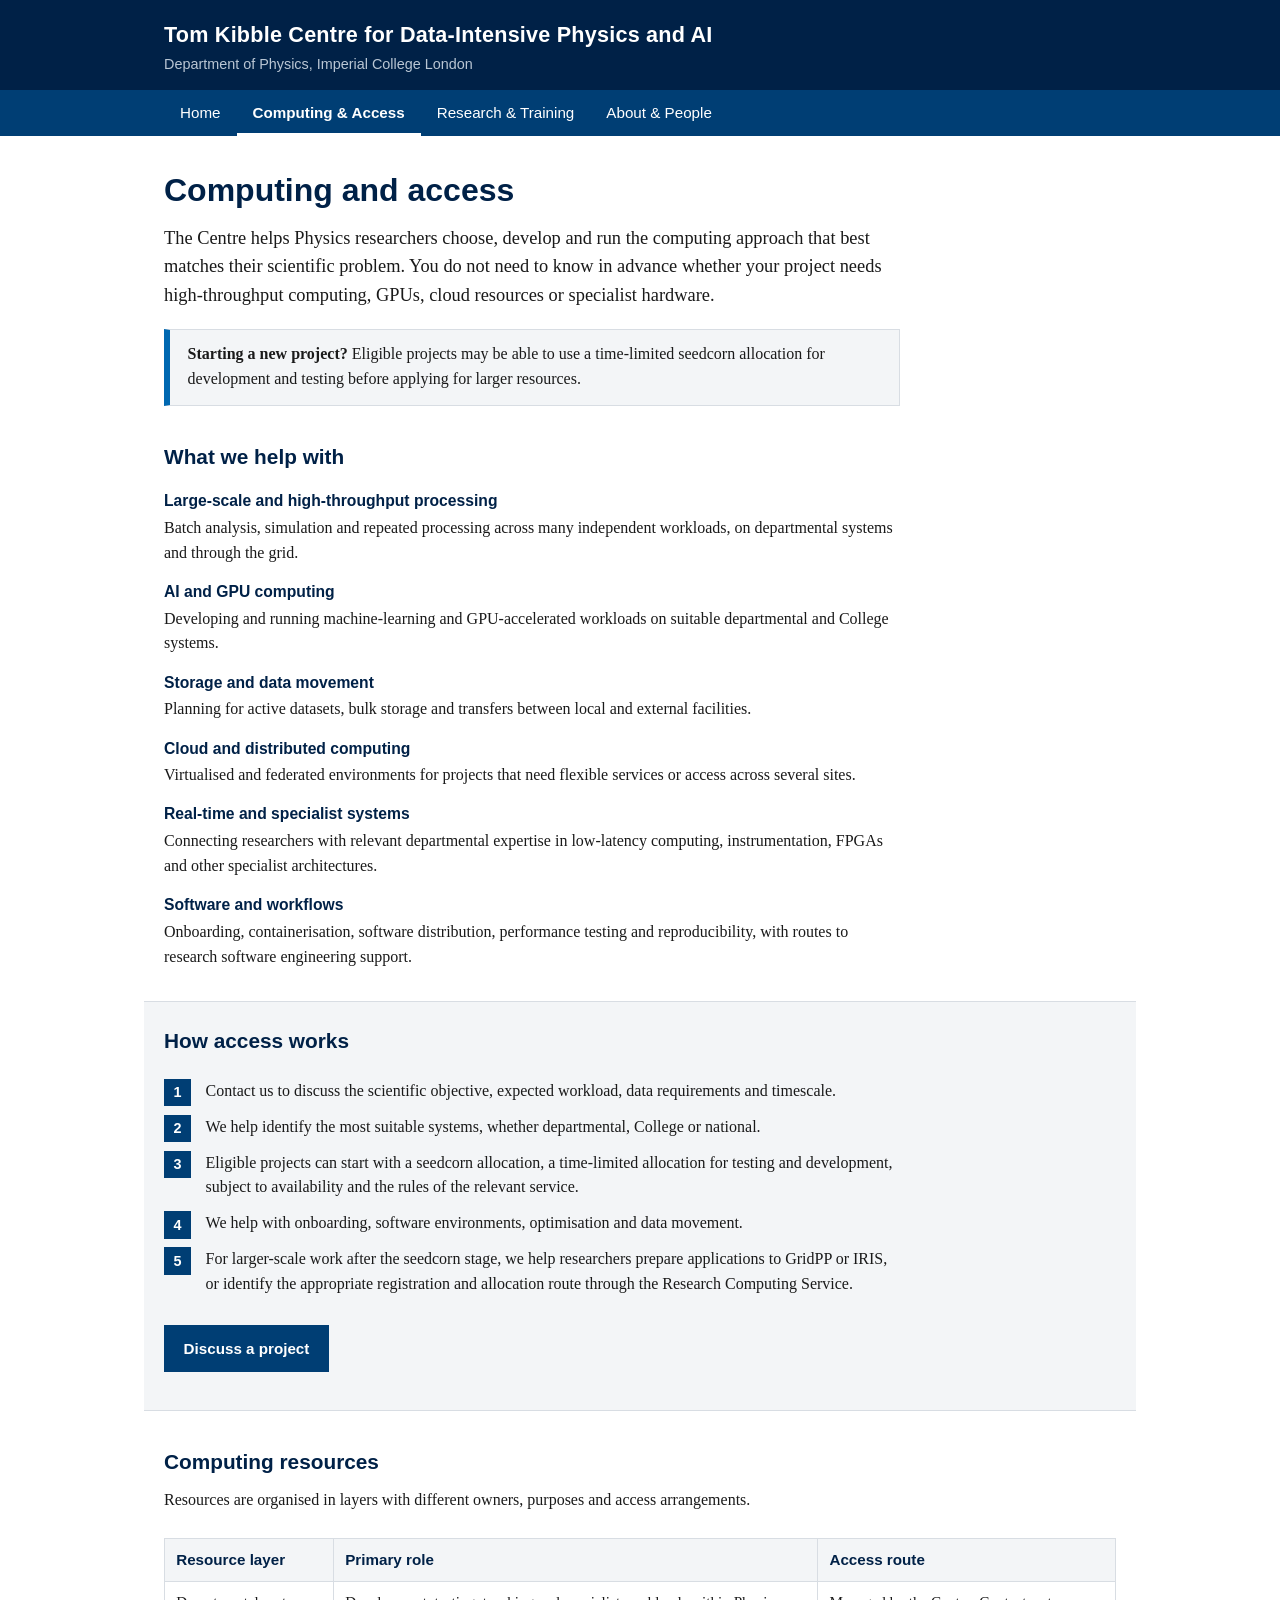
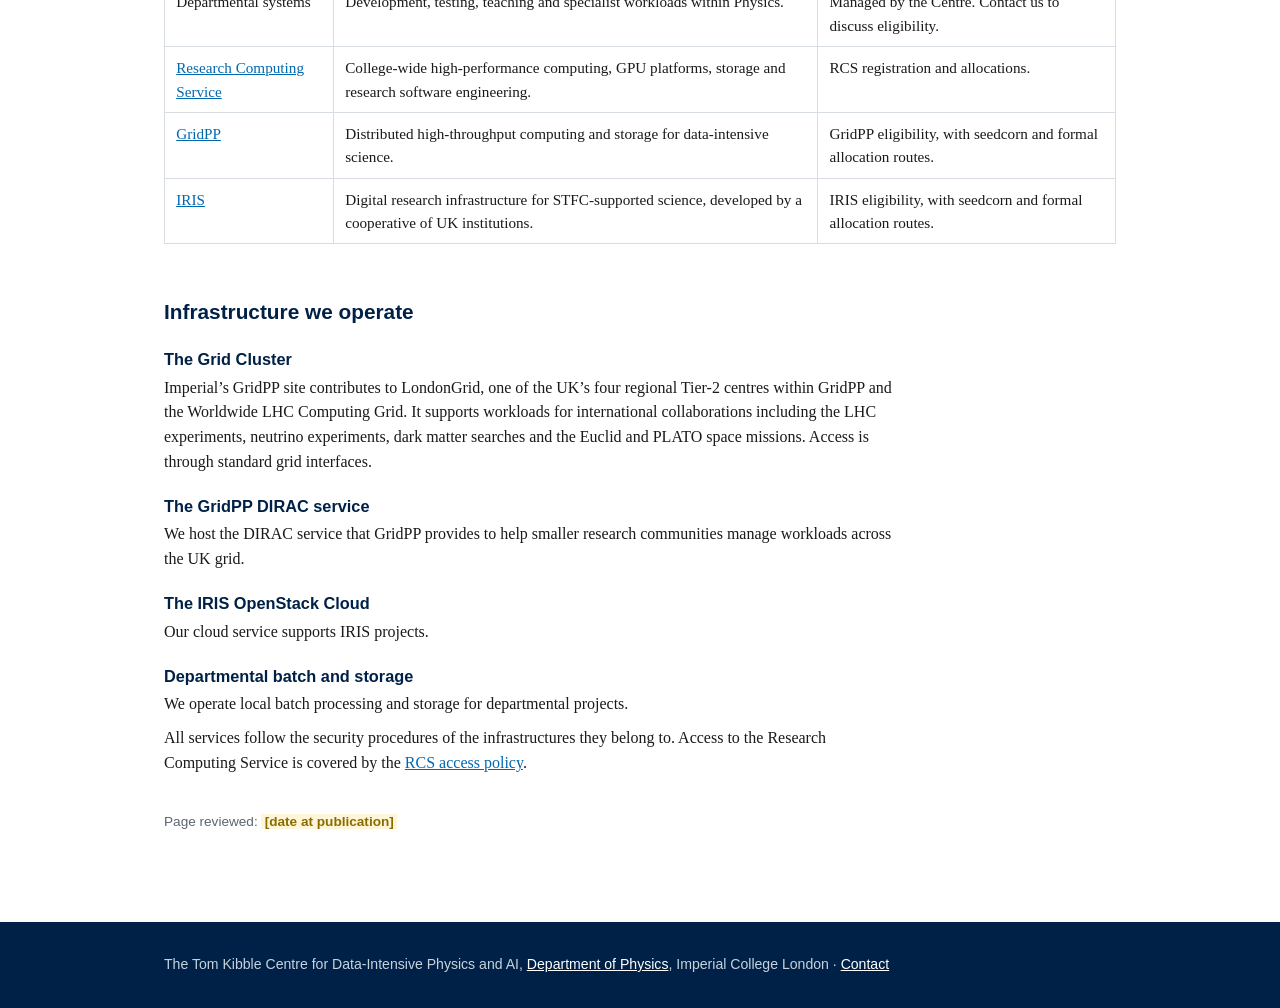
<file: tom-kibble-centre-update/computing-access.html>
<!DOCTYPE html>
<html lang="en-GB">
<head>
<meta charset="utf-8">
<meta name="viewport" content="width=device-width, initial-scale=1">
<meta name="robots" content="noindex, nofollow">
<meta name="description" content="Computing services, resources and how to get access for Physics researchers at Imperial College London.">
<title>Computing and access | Tom Kibble Centre for Data-Intensive Physics and AI</title>
<link rel="stylesheet" href="styles.css">
</head>
<body>

<a class="skip" href="#main">Skip to main content</a>

<header class="site">
  <div class="site-inner">
    <p class="site-name"><a href="index.html">Tom Kibble Centre for Data-Intensive Physics and AI</a></p>
    <p class="site-sub">Department of Physics, Imperial College London</p>
  </div>
</header>
<nav class="site-nav" aria-label="Main navigation">
  <div class="nav-inner">
    <a href="index.html">Home</a>
    <a href="computing-access.html" aria-current="page">Computing &amp; Access</a>
    <a href="research-training.html">Research &amp; Training</a>
    <a href="about-people.html">About &amp; People</a>
  </div>
</nav>

<main id="main">
  <h1>Computing and access</h1>
  <p class="lede">The Centre helps Physics researchers choose, develop and run the computing approach that best matches their scientific problem. You do not need to know in advance whether your project needs high-throughput computing, GPUs, cloud resources or specialist hardware.</p>
  <div class="callout">
    <p><strong>Starting a new project?</strong> Eligible projects may be able to use a time-limited seedcorn allocation for development and testing before applying for larger resources.</p>
  </div>


  <h2>What we help with</h2>
  <dl class="help">
    <dt>Large-scale and high-throughput processing</dt>
    <dd>Batch analysis, simulation and repeated processing across many independent workloads, on departmental systems and through the grid.</dd>
    <dt>AI and GPU computing</dt>
    <dd>Developing and running machine-learning and GPU-accelerated workloads on suitable departmental and College systems.</dd>
    <dt>Storage and data movement</dt>
    <dd>Planning for active datasets, bulk storage and transfers between local and external facilities.</dd>
    <dt>Cloud and distributed computing</dt>
    <dd>Virtualised and federated environments for projects that need flexible services or access across several sites.</dd>
    <dt>Real-time and specialist systems</dt>
    <dd>Connecting researchers with relevant departmental expertise in low-latency computing, instrumentation, FPGAs and other specialist architectures.</dd>
    <dt>Software and workflows</dt>
    <dd>Onboarding, containerisation, software distribution, performance testing and reproducibility, with routes to research software engineering support.</dd>
  </dl>

  <div class="band">
    <h2>How access works</h2>
    <ol class="steps">
      <li>Contact us to discuss the scientific objective, expected workload, data requirements and timescale.</li>
      <li>We help identify the most suitable systems, whether departmental, College or national.</li>
      <li>Eligible projects can start with a seedcorn allocation, a time-limited allocation for testing and development, subject to availability and the rules of the relevant service.</li>
      <li>We help with onboarding, software environments, optimisation and data movement.</li>
      <li>For larger-scale work after the seedcorn stage, we help researchers prepare applications to GridPP or IRIS, or identify the appropriate registration and allocation route through the Research Computing Service.</li>
    </ol>
    <div class="actions">
      <a class="btn primary" href="about-people.html#contact">Discuss a project</a>
    </div>
  </div>

  <h2>Computing resources</h2>
  <p>Resources are organised in layers with different owners, purposes and access arrangements.</p>
  <div class="table-scroll" tabindex="0" role="region" aria-label="Computing resources table">
  <table>
    <thead>
      <tr><th scope="col">Resource layer</th><th scope="col">Primary role</th><th scope="col">Access route</th></tr>
    </thead>
    <tbody>
      <tr>
        <td>Departmental systems</td>
        <td>Development, testing, teaching and specialist workloads within Physics.</td>
        <td>Managed by the Centre. Contact us to discuss eligibility.</td>
      </tr>
      <tr>
        <td><a href="https://www.imperial.ac.uk/admin-services/ict/self-service/research-support/rcs/">Research Computing Service</a></td>
        <td>College-wide high-performance computing, GPU platforms, storage and research software engineering.</td>
        <td>RCS registration and allocations.</td>
      </tr>
      <tr>
        <td><a href="https://www.gridpp.ac.uk">GridPP</a></td>
        <td>Distributed high-throughput computing and storage for data-intensive science.</td>
        <td>GridPP eligibility, with seedcorn and formal allocation routes.</td>
      </tr>
      <tr>
        <td><a href="https://www.iris.ac.uk">IRIS</a></td>
        <td>Digital research infrastructure for STFC-supported science, developed by a cooperative of UK institutions.</td>
        <td>IRIS eligibility, with seedcorn and formal allocation routes.</td>
      </tr>
    </tbody>
  </table>
  </div>

  <h2>Infrastructure we operate</h2>
  <div class="service">
    <h3>The Grid Cluster</h3>
    <p>Imperial&rsquo;s GridPP site contributes to LondonGrid, one of the UK&rsquo;s four regional Tier-2 centres within GridPP and the Worldwide LHC Computing Grid. It supports workloads for international collaborations including the LHC experiments, neutrino experiments, dark matter searches and the Euclid and PLATO space missions. Access is through standard grid interfaces.</p>
  </div>
  <div class="service">
    <h3>The GridPP DIRAC service</h3>
    <p>We host the DIRAC service that GridPP provides to help smaller research communities manage workloads across the UK grid.</p>
  </div>
  <div class="service">
    <h3>The IRIS OpenStack Cloud</h3>
    <p>Our cloud service supports IRIS projects.</p>
  </div>
  <div class="service">
    <h3>Departmental batch and storage</h3>
    <p>We operate local batch processing and storage for departmental projects.</p>
  </div>

  <p>All services follow the security procedures of the infrastructures they belong to. Access to the Research Computing Service is covered by the <a href="https://www.imperial.ac.uk/admin-services/ict/self-service/research-support/rcs/get-access/terms-and-conditions/rcs-access-policy/">RCS access policy</a>.</p>

  <p class="reviewed">Page reviewed: <span class="ph">[date at publication]</span></p>
</main>

<footer class="site">
  <div class="foot-inner">
    <p>The Tom Kibble Centre for Data-Intensive Physics and AI, <a href="https://www.imperial.ac.uk/physics">Department of Physics</a>, Imperial College London &middot; <a href="about-people.html#contact">Contact</a></p>
  </div>
</footer>

</body>
</html>
</file>
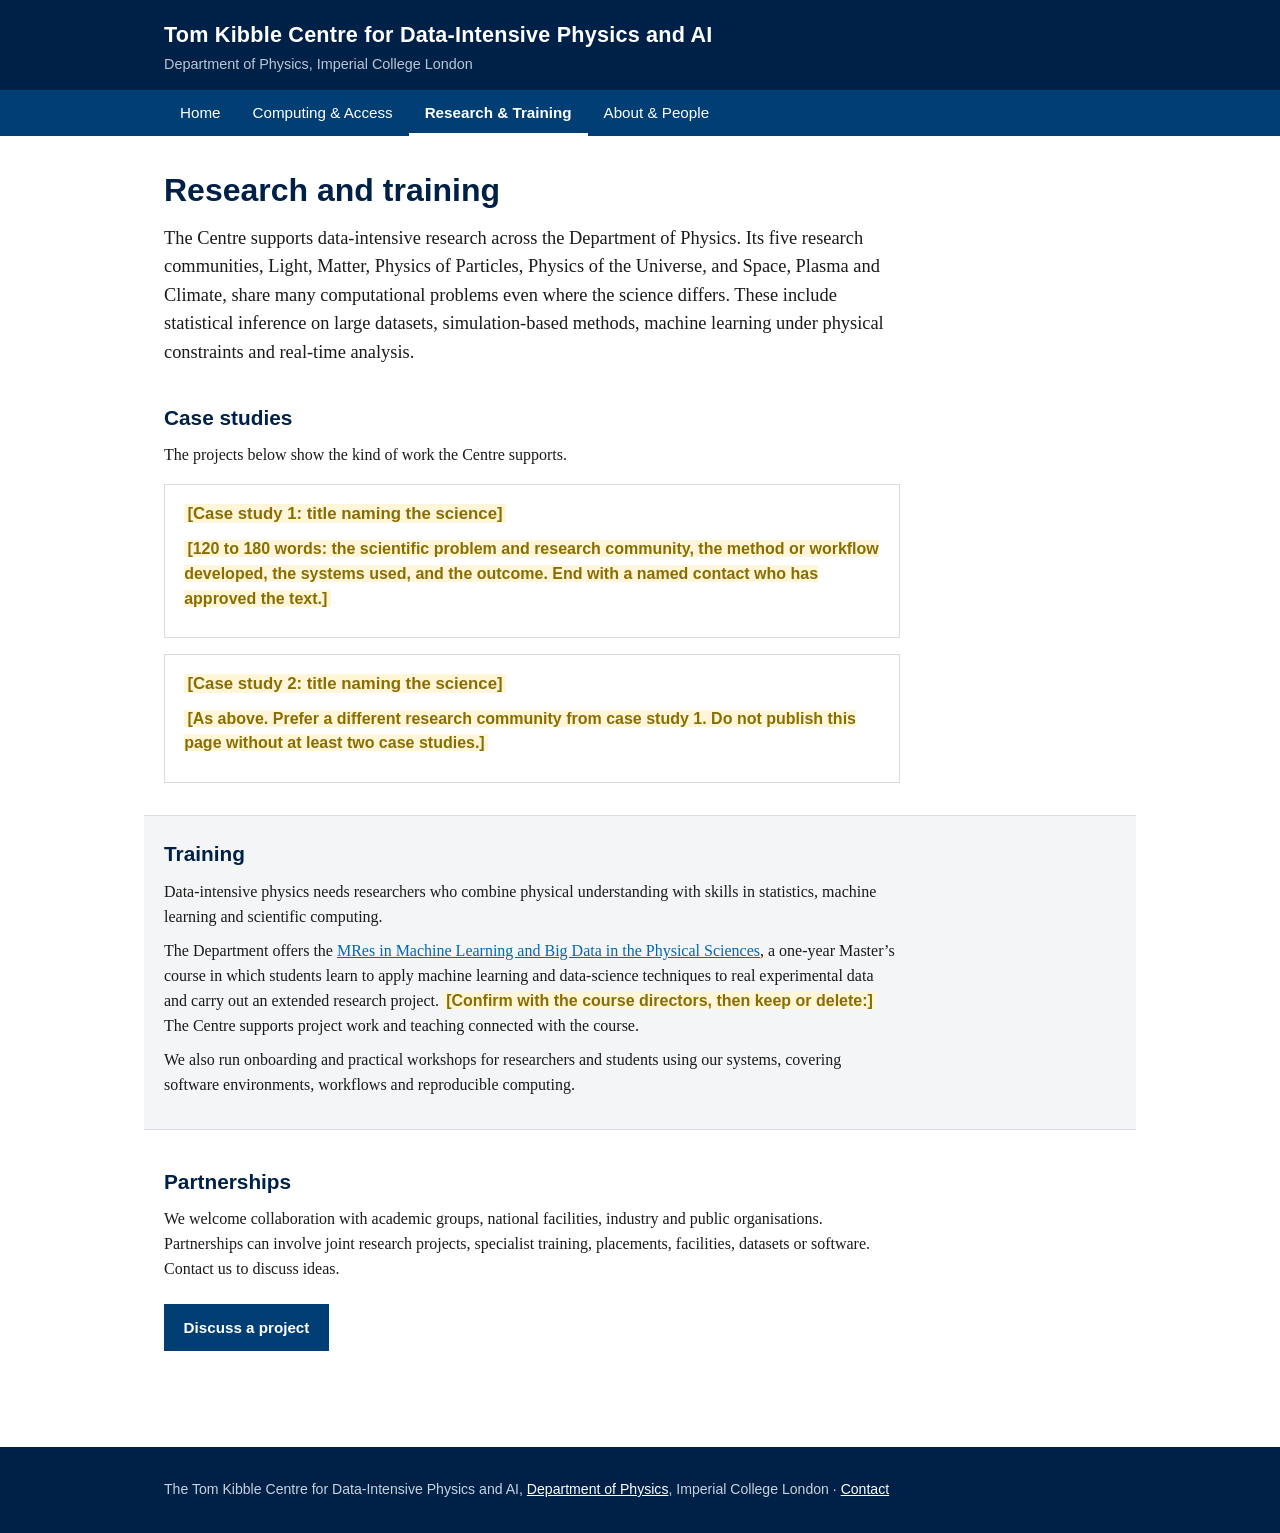
<file: tom-kibble-centre-update/research-training.html>
<!DOCTYPE html>
<html lang="en-GB">
<head>
<meta charset="utf-8">
<meta name="viewport" content="width=device-width, initial-scale=1">
<meta name="robots" content="noindex, nofollow">
<meta name="description" content="Research case studies, training and partnerships in data-intensive physics at Imperial College London.">
<title>Research and training | Tom Kibble Centre for Data-Intensive Physics and AI</title>
<link rel="stylesheet" href="styles.css">
</head>
<body>

<a class="skip" href="#main">Skip to main content</a>

<header class="site">
  <div class="site-inner">
    <p class="site-name"><a href="index.html">Tom Kibble Centre for Data-Intensive Physics and AI</a></p>
    <p class="site-sub">Department of Physics, Imperial College London</p>
  </div>
</header>
<nav class="site-nav" aria-label="Main navigation">
  <div class="nav-inner">
    <a href="index.html">Home</a>
    <a href="computing-access.html">Computing &amp; Access</a>
    <a href="research-training.html" aria-current="page">Research &amp; Training</a>
    <a href="about-people.html">About &amp; People</a>
  </div>
</nav>

<main id="main">
  <h1>Research and training</h1>
  <p class="lede">The Centre supports data-intensive research across the Department of Physics. Its five research communities, Light, Matter, Physics of Particles, Physics of the Universe, and Space, Plasma and Climate, share many computational problems even where the science differs. These include statistical inference on large datasets, simulation-based methods, machine learning under physical constraints and real-time analysis.</p>

  <h2>Case studies</h2>
  <p>The projects below show the kind of work the Centre supports.</p>

  <div class="case">
    <h3><span class="ph">[Case study 1: title naming the science]</span></h3>
    <p><span class="ph">[120 to 180 words: the scientific problem and research community, the method or workflow developed, the systems used, and the outcome. End with a named contact who has approved the text.]</span></p>
  </div>
  <div class="case">
    <h3><span class="ph">[Case study 2: title naming the science]</span></h3>
    <p><span class="ph">[As above. Prefer a different research community from case study 1. Do not publish this page without at least two case studies.]</span></p>
  </div>

  <div class="band">
    <h2>Training</h2>
    <p>Data-intensive physics needs researchers who combine physical understanding with skills in statistics, machine learning and scientific computing.</p>
    <p>The Department offers the <a href="https://www.imperial.ac.uk/study/courses/postgraduate-taught/machine-learning-physical-sciences/">MRes in Machine Learning and Big Data in the Physical Sciences</a>, a one-year Master&rsquo;s course in which students learn to apply machine learning and data-science techniques to real experimental data and carry out an extended research project. <span class="ph">[Confirm with the course directors, then keep or delete:]</span> The Centre supports project work and teaching connected with the course.</p>
    <p>We also run onboarding and practical workshops for researchers and students using our systems, covering software environments, workflows and reproducible computing.</p>
  </div>

  <h2>Partnerships</h2>
  <p>We welcome collaboration with academic groups, national facilities, industry and public organisations. Partnerships can involve joint research projects, specialist training, placements, facilities, datasets or software. Contact us to discuss ideas.</p>
  <div class="actions">
    <a class="btn primary" href="about-people.html#contact">Discuss a project</a>
  </div>
</main>

<footer class="site">
  <div class="foot-inner">
    <p>The Tom Kibble Centre for Data-Intensive Physics and AI, <a href="https://www.imperial.ac.uk/physics">Department of Physics</a>, Imperial College London &middot; <a href="about-people.html#contact">Contact</a></p>
  </div>
</footer>

</body>
</html>
</file>
<file: styles.css>
/* Department of Physics computing centre - site stylesheet
   Static, no external dependencies. System font stack so the site
   works identically on any server with no font loading. */

:root {
  --navy: #002147;
  --navy-2: #003e74;
  --ink: #1a1a1a;
  --muted: #5a6672;
  --line: #d8dde3;
  --band: #f3f5f7;
  --accent: #0068b1;
  --placeholder: #8a6d00;
  --placeholder-bg: #fff6d9;
  --max: 62rem;
}

* { box-sizing: border-box; }

html { font-size: 100%; }

body {
  margin: 0;
  font-family: Georgia, 'Times New Roman', serif;
  color: var(--ink);
  line-height: 1.55;
  background: #ffffff;
}

h1, h2, h3, nav, .eyebrow, .btn, footer, .meta {
  font-family: -apple-system, BlinkMacSystemFont, 'Segoe UI', Arial, sans-serif;
}

/* ---------- header ---------- */
header.site {
  background: var(--navy);
  color: #fff;
}
.site-inner {
  max-width: var(--max);
  margin: 0 auto;
  padding: 1.1rem 1.25rem 0.9rem;
}
.site-name {
  font-family: -apple-system, BlinkMacSystemFont, 'Segoe UI', Arial, sans-serif;
  font-size: 1.35rem;
  font-weight: 700;
  letter-spacing: 0.01em;
  margin: 0;
}
.site-name a { color: #fff; text-decoration: none; }
.site-sub {
  margin: 0.15rem 0 0;
  font-size: 0.9rem;
  color: #b9c6d4;
  font-family: -apple-system, BlinkMacSystemFont, 'Segoe UI', Arial, sans-serif;
}
nav.site-nav {
  background: var(--navy-2);
}
.nav-inner {
  max-width: var(--max);
  margin: 0 auto;
  padding: 0 1.25rem;
  display: flex;
  flex-wrap: wrap;
}
nav.site-nav a {
  color: #fff;
  text-decoration: none;
  padding: 0.65rem 1rem 0.55rem;
  font-size: 0.95rem;
  border-bottom: 3px solid transparent;
}
nav.site-nav a:hover { background: rgba(255,255,255,0.08); }
nav.site-nav a[aria-current="page"] {
  border-bottom-color: #fff;
  font-weight: 600;
}
nav.site-nav a:focus-visible,
a:focus-visible, .btn:focus-visible {
  outline: 3px solid #ffbf47;
  outline-offset: 1px;
}

/* ---------- layout ---------- */
main {
  max-width: var(--max);
  margin: 0 auto;
  padding: 2.2rem 1.25rem 3rem;
}
h1 {
  font-size: 2rem;
  line-height: 1.2;
  color: var(--navy);
  margin: 0 0 0.9rem;
}
h2 {
  font-size: 1.3rem;
  color: var(--navy);
  margin: 2.2rem 0 0.6rem;
}
p { margin: 0.6rem 0; max-width: 46rem; }
.lede { font-size: 1.15rem; max-width: 46rem; }
a { color: var(--accent); }

.eyebrow {
  text-transform: uppercase;
  letter-spacing: 0.08em;
  font-size: 0.78rem;
  color: var(--muted);
  margin: 0 0 0.4rem;
}

/* buttons */
.actions { margin: 1.4rem 0 0.4rem; }
.btn {
  display: inline-block;
  padding: 0.6rem 1.1rem;
  margin: 0 0.6rem 0.6rem 0;
  text-decoration: none;
  font-size: 0.95rem;
  font-weight: 600;
  border: 2px solid var(--navy-2);
}
.btn.primary { background: var(--navy-2); color: #fff; }
.btn.primary:hover { background: var(--navy); border-color: var(--navy); }
.btn.secondary { color: var(--navy-2); background: #fff; }
.btn.secondary:hover { background: var(--band); }

/* offer cards */
.offers {
  display: grid;
  grid-template-columns: repeat(3, 1fr);
  gap: 1rem;
  margin: 1rem 0 0;
  padding: 0;
  list-style: none;
}
.offers li {
  border: 1px solid var(--line);
  border-top: 4px solid var(--navy-2);
  padding: 0.9rem 1rem 1rem;
}
.offers h3 {
  margin: 0 0 0.4rem;
  font-size: 1rem;
  color: var(--navy);
}
.offers p { margin: 0; font-size: 0.95rem; }

/* layered-resources signature element */
.layers { margin: 1rem 0 0; }
.layer {
  border: 1px solid var(--line);
  border-left: 6px solid var(--navy-2);
  padding: 0.7rem 1rem;
  margin: 0 auto 0.5rem 0;
  background: #fff;
}
.layer:nth-child(2) { border-left-color: var(--accent); width: 88%; }
.layer:nth-child(3) { border-left-color: #7aa6c2; width: 76%; }
.layer h3 { margin: 0 0 0.2rem; font-size: 0.98rem; color: var(--navy);
  font-family: -apple-system, BlinkMacSystemFont, 'Segoe UI', Arial, sans-serif; }
.layer p { margin: 0; font-size: 0.93rem; }

/* help-with definition blocks */
.help dt {
  font-weight: 700;
  color: var(--navy);
  margin-top: 0.9rem;
  font-family: -apple-system, BlinkMacSystemFont, 'Segoe UI', Arial, sans-serif;
  font-size: 0.98rem;
}
.help dd { margin: 0.15rem 0 0 0; max-width: 46rem; }

/* numbered steps */
ol.steps { counter-reset: step; list-style: none; padding: 0; max-width: 46rem; }
ol.steps li {
  counter-increment: step;
  position: relative;
  padding: 0.35rem 0 0.35rem 2.6rem;
}
ol.steps li::before {
  content: counter(step);
  position: absolute;
  left: 0; top: 0.35rem;
  width: 1.7rem; height: 1.7rem;
  background: var(--navy-2);
  color: #fff;
  font-family: -apple-system, BlinkMacSystemFont, 'Segoe UI', Arial, sans-serif;
  font-weight: 700;
  font-size: 0.9rem;
  display: flex; align-items: center; justify-content: center;
}

/* tables */
table { border-collapse: collapse; width: 100%; margin: 1rem 0; }
th, td {
  border: 1px solid var(--line);
  padding: 0.55rem 0.7rem;
  text-align: left;
  vertical-align: top;
  font-size: 0.95rem;
}
th {
  background: var(--band);
  font-family: -apple-system, BlinkMacSystemFont, 'Segoe UI', Arial, sans-serif;
  color: var(--navy);
}

/* service entries */
.service h3 {
  margin: 1.2rem 0 0.2rem;
  font-size: 1.02rem;
  color: var(--navy);
  font-family: -apple-system, BlinkMacSystemFont, 'Segoe UI', Arial, sans-serif;
}
.service p { margin: 0.15rem 0 0; }

/* case studies */
.case {
  border: 1px solid var(--line);
  padding: 1rem 1.2rem;
  margin: 1rem 0;
  max-width: 46rem;
}
.case h3 { margin: 0 0 0.4rem; color: var(--navy); font-size: 1.05rem; }

/* people */
.people {
  display: grid;
  grid-template-columns: repeat(3, 1fr);
  gap: 1rem;
  padding: 0; margin: 1rem 0 0;
  list-style: none;
}
.people li { border: 1px solid var(--line); padding: 0.9rem 1rem; }
.people h3 { margin: 0; font-size: 1rem; color: var(--navy); }
.people p { margin: 0.2rem 0 0; font-size: 0.9rem; }

/* partners */
.partners { list-style: none; padding: 0; max-width: 46rem; }
.partners li { margin: 0.5rem 0; }
.partners strong { color: var(--navy); }

/* acknowledgement */
blockquote.ack {
  border-left: 4px solid var(--navy-2);
  margin: 1rem 0;
  padding: 0.6rem 1rem;
  background: var(--band);
  font-style: italic;
  max-width: 44rem;
}

/* placeholder marker: visible until replaced */
.ph {
  background: var(--placeholder-bg);
  color: var(--placeholder);
  font-family: -apple-system, BlinkMacSystemFont, 'Segoe UI', Arial, sans-serif;
  font-weight: 700;
  padding: 0 0.2rem;
}

/* band section */
.band {
  background: var(--band);
  border-top: 1px solid var(--line);
  border-bottom: 1px solid var(--line);
  margin: 2rem -1.25rem;
  padding: 1.4rem 1.25rem;
}
.band > :first-child { margin-top: 0; }

/* footer */
footer.site {
  background: var(--navy);
  color: #c7d2dd;
  margin-top: 2rem;
}
.foot-inner {
  max-width: var(--max);
  margin: 0 auto;
  padding: 1.4rem 1.25rem;
  font-size: 0.88rem;
}
footer.site a { color: #fff; }
.reviewed { color: var(--muted); font-size: 0.85rem; margin-top: 2.2rem;
  font-family: -apple-system, BlinkMacSystemFont, 'Segoe UI', Arial, sans-serif; }

/* responsive */
@media (max-width: 44rem) {
  .offers, .people { grid-template-columns: 1fr; }
  .layer:nth-child(2), .layer:nth-child(3) { width: 100%; }
  h1 { font-size: 1.6rem; }
}

@media (prefers-reduced-motion: reduce) {
  * { transition: none !important; }
}


/* skip link */
.skip {
  position: absolute;
  left: -9999px;
  top: 0;
  background: #ffbf47;
  color: #002147;
  font-family: -apple-system, BlinkMacSystemFont, 'Segoe UI', Arial, sans-serif;
  font-weight: 700;
  padding: 0.6rem 1rem;
  z-index: 10;
}
.skip:focus {
  left: 0;
}

/* horizontally scrollable table on narrow screens */
.table-scroll { overflow-x: auto; }
.table-scroll:focus-visible { outline: 3px solid #ffbf47; }
.table-scroll table { min-width: 38rem; }


/* home page photograph */
.hero-photo { margin: 1.8rem 0 0.4rem; }
.hero-photo img {
  width: 100%;
  height: auto;
  display: block;
  border: 1px solid var(--line);
}
.hero-photo figcaption {
  font-size: 0.85rem;
  color: var(--muted);
  margin-top: 0.45rem;
  font-family: -apple-system, BlinkMacSystemFont, 'Segoe UI', Arial, sans-serif;
}


/* about-page portrait */
figure.portrait {
  float: left;
  width: 220px;
  margin: 0.3rem 1.4rem 1rem 0;
}
figure.portrait img {
  width: 100%;
  height: auto;
  display: block;
  border: 1px solid var(--line);
}
figure.portrait figcaption {
  font-size: 0.78rem;
  color: var(--muted);
  margin-top: 0.4rem;
  font-family: -apple-system, BlinkMacSystemFont, 'Segoe UI', Arial, sans-serif;
}
@media (max-width: 44rem) {
  figure.portrait { float: none; width: 100%; max-width: 280px; margin: 0 auto 1rem; }
}


/* callout box */
.callout {
  border: 1px solid var(--line);
  border-left: 6px solid var(--accent);
  background: var(--band);
  padding: 0.8rem 1.1rem;
  margin: 1.2rem 0;
  max-width: 46rem;
}
.callout p { margin: 0; }
</file>
<file: tom-kibble-centre-update/styles.css>
/* Department of Physics computing centre - site stylesheet
   Static, no external dependencies. System font stack so the site
   works identically on any server with no font loading. */

:root {
  --navy: #002147;
  --navy-2: #003e74;
  --ink: #1a1a1a;
  --muted: #5a6672;
  --line: #d8dde3;
  --band: #f3f5f7;
  --accent: #0068b1;
  --placeholder: #8a6d00;
  --placeholder-bg: #fff6d9;
  --max: 62rem;
}

* { box-sizing: border-box; }

html { font-size: 100%; }

body {
  margin: 0;
  font-family: Georgia, 'Times New Roman', serif;
  color: var(--ink);
  line-height: 1.55;
  background: #ffffff;
}

h1, h2, h3, nav, .eyebrow, .btn, footer, .meta {
  font-family: -apple-system, BlinkMacSystemFont, 'Segoe UI', Arial, sans-serif;
}

/* ---------- header ---------- */
header.site {
  background: var(--navy);
  color: #fff;
}
.site-inner {
  max-width: var(--max);
  margin: 0 auto;
  padding: 1.1rem 1.25rem 0.9rem;
}
.site-name {
  font-family: -apple-system, BlinkMacSystemFont, 'Segoe UI', Arial, sans-serif;
  font-size: 1.35rem;
  font-weight: 700;
  letter-spacing: 0.01em;
  margin: 0;
}
.site-name a { color: #fff; text-decoration: none; }
.site-sub {
  margin: 0.15rem 0 0;
  font-size: 0.9rem;
  color: #b9c6d4;
  font-family: -apple-system, BlinkMacSystemFont, 'Segoe UI', Arial, sans-serif;
}
nav.site-nav {
  background: var(--navy-2);
}
.nav-inner {
  max-width: var(--max);
  margin: 0 auto;
  padding: 0 1.25rem;
  display: flex;
  flex-wrap: wrap;
}
nav.site-nav a {
  color: #fff;
  text-decoration: none;
  padding: 0.65rem 1rem 0.55rem;
  font-size: 0.95rem;
  border-bottom: 3px solid transparent;
}
nav.site-nav a:hover { background: rgba(255,255,255,0.08); }
nav.site-nav a[aria-current="page"] {
  border-bottom-color: #fff;
  font-weight: 600;
}
nav.site-nav a:focus-visible,
a:focus-visible, .btn:focus-visible {
  outline: 3px solid #ffbf47;
  outline-offset: 1px;
}

/* ---------- layout ---------- */
main {
  max-width: var(--max);
  margin: 0 auto;
  padding: 2.2rem 1.25rem 3rem;
}
h1 {
  font-size: 2rem;
  line-height: 1.2;
  color: var(--navy);
  margin: 0 0 0.9rem;
}
h2 {
  font-size: 1.3rem;
  color: var(--navy);
  margin: 2.2rem 0 0.6rem;
}
p { margin: 0.6rem 0; max-width: 46rem; }
.lede { font-size: 1.15rem; max-width: 46rem; }
a { color: var(--accent); }

.eyebrow {
  text-transform: uppercase;
  letter-spacing: 0.08em;
  font-size: 0.78rem;
  color: var(--muted);
  margin: 0 0 0.4rem;
}

/* buttons */
.actions { margin: 1.4rem 0 0.4rem; }
.btn {
  display: inline-block;
  padding: 0.6rem 1.1rem;
  margin: 0 0.6rem 0.6rem 0;
  text-decoration: none;
  font-size: 0.95rem;
  font-weight: 600;
  border: 2px solid var(--navy-2);
}
.btn.primary { background: var(--navy-2); color: #fff; }
.btn.primary:hover { background: var(--navy); border-color: var(--navy); }
.btn.secondary { color: var(--navy-2); background: #fff; }
.btn.secondary:hover { background: var(--band); }

/* offer cards */
.offers {
  display: grid;
  grid-template-columns: repeat(3, 1fr);
  gap: 1rem;
  margin: 1rem 0 0;
  padding: 0;
  list-style: none;
}
.offers li {
  border: 1px solid var(--line);
  border-top: 4px solid var(--navy-2);
  padding: 0.9rem 1rem 1rem;
}
.offers h3 {
  margin: 0 0 0.4rem;
  font-size: 1rem;
  color: var(--navy);
}
.offers p { margin: 0; font-size: 0.95rem; }

/* layered-resources signature element */
.layers { margin: 1rem 0 0; }
.layer {
  border: 1px solid var(--line);
  border-left: 6px solid var(--navy-2);
  padding: 0.7rem 1rem;
  margin: 0 auto 0.5rem 0;
  background: #fff;
}
.layer:nth-child(2) { border-left-color: var(--accent); width: 88%; }
.layer:nth-child(3) { border-left-color: #7aa6c2; width: 76%; }
.layer h3 { margin: 0 0 0.2rem; font-size: 0.98rem; color: var(--navy);
  font-family: -apple-system, BlinkMacSystemFont, 'Segoe UI', Arial, sans-serif; }
.layer p { margin: 0; font-size: 0.93rem; }

/* help-with definition blocks */
.help dt {
  font-weight: 700;
  color: var(--navy);
  margin-top: 0.9rem;
  font-family: -apple-system, BlinkMacSystemFont, 'Segoe UI', Arial, sans-serif;
  font-size: 0.98rem;
}
.help dd { margin: 0.15rem 0 0 0; max-width: 46rem; }

/* numbered steps */
ol.steps { counter-reset: step; list-style: none; padding: 0; max-width: 46rem; }
ol.steps li {
  counter-increment: step;
  position: relative;
  padding: 0.35rem 0 0.35rem 2.6rem;
}
ol.steps li::before {
  content: counter(step);
  position: absolute;
  left: 0; top: 0.35rem;
  width: 1.7rem; height: 1.7rem;
  background: var(--navy-2);
  color: #fff;
  font-family: -apple-system, BlinkMacSystemFont, 'Segoe UI', Arial, sans-serif;
  font-weight: 700;
  font-size: 0.9rem;
  display: flex; align-items: center; justify-content: center;
}

/* tables */
table { border-collapse: collapse; width: 100%; margin: 1rem 0; }
th, td {
  border: 1px solid var(--line);
  padding: 0.55rem 0.7rem;
  text-align: left;
  vertical-align: top;
  font-size: 0.95rem;
}
th {
  background: var(--band);
  font-family: -apple-system, BlinkMacSystemFont, 'Segoe UI', Arial, sans-serif;
  color: var(--navy);
}

/* service entries */
.service h3 {
  margin: 1.2rem 0 0.2rem;
  font-size: 1.02rem;
  color: var(--navy);
  font-family: -apple-system, BlinkMacSystemFont, 'Segoe UI', Arial, sans-serif;
}
.service p { margin: 0.15rem 0 0; }

/* case studies */
.case {
  border: 1px solid var(--line);
  padding: 1rem 1.2rem;
  margin: 1rem 0;
  max-width: 46rem;
}
.case h3 { margin: 0 0 0.4rem; color: var(--navy); font-size: 1.05rem; }

/* people */
.people {
  display: grid;
  grid-template-columns: repeat(3, 1fr);
  gap: 1rem;
  padding: 0; margin: 1rem 0 0;
  list-style: none;
}
.people li { border: 1px solid var(--line); padding: 0.9rem 1rem; }
.people h3 { margin: 0; font-size: 1rem; color: var(--navy); }
.people p { margin: 0.2rem 0 0; font-size: 0.9rem; }

/* partners */
.partners { list-style: none; padding: 0; max-width: 46rem; }
.partners li { margin: 0.5rem 0; }
.partners strong { color: var(--navy); }

/* acknowledgement */
blockquote.ack {
  border-left: 4px solid var(--navy-2);
  margin: 1rem 0;
  padding: 0.6rem 1rem;
  background: var(--band);
  font-style: italic;
  max-width: 44rem;
}

/* placeholder marker: visible until replaced */
.ph {
  background: var(--placeholder-bg);
  color: var(--placeholder);
  font-family: -apple-system, BlinkMacSystemFont, 'Segoe UI', Arial, sans-serif;
  font-weight: 700;
  padding: 0 0.2rem;
}

/* band section */
.band {
  background: var(--band);
  border-top: 1px solid var(--line);
  border-bottom: 1px solid var(--line);
  margin: 2rem -1.25rem;
  padding: 1.4rem 1.25rem;
}
.band > :first-child { margin-top: 0; }

/* footer */
footer.site {
  background: var(--navy);
  color: #c7d2dd;
  margin-top: 2rem;
}
.foot-inner {
  max-width: var(--max);
  margin: 0 auto;
  padding: 1.4rem 1.25rem;
  font-size: 0.88rem;
}
footer.site a { color: #fff; }
.reviewed { color: var(--muted); font-size: 0.85rem; margin-top: 2.2rem;
  font-family: -apple-system, BlinkMacSystemFont, 'Segoe UI', Arial, sans-serif; }

/* responsive */
@media (max-width: 44rem) {
  .offers, .people { grid-template-columns: 1fr; }
  .layer:nth-child(2), .layer:nth-child(3) { width: 100%; }
  h1 { font-size: 1.6rem; }
}

@media (prefers-reduced-motion: reduce) {
  * { transition: none !important; }
}


/* skip link */
.skip {
  position: absolute;
  left: -9999px;
  top: 0;
  background: #ffbf47;
  color: #002147;
  font-family: -apple-system, BlinkMacSystemFont, 'Segoe UI', Arial, sans-serif;
  font-weight: 700;
  padding: 0.6rem 1rem;
  z-index: 10;
}
.skip:focus {
  left: 0;
}

/* horizontally scrollable table on narrow screens */
.table-scroll { overflow-x: auto; }
.table-scroll:focus-visible { outline: 3px solid #ffbf47; }
.table-scroll table { min-width: 38rem; }


/* home page photograph */
.hero-photo { margin: 1.8rem 0 0.4rem; }
.hero-photo img {
  width: 100%;
  height: auto;
  display: block;
  border: 1px solid var(--line);
}
.hero-photo figcaption {
  font-size: 0.85rem;
  color: var(--muted);
  margin-top: 0.45rem;
  font-family: -apple-system, BlinkMacSystemFont, 'Segoe UI', Arial, sans-serif;
}


/* about-page portrait */
figure.portrait {
  float: left;
  width: 220px;
  margin: 0.3rem 1.4rem 1rem 0;
}
figure.portrait img {
  width: 100%;
  height: auto;
  display: block;
  border: 1px solid var(--line);
}
figure.portrait figcaption {
  font-size: 0.78rem;
  color: var(--muted);
  margin-top: 0.4rem;
  font-family: -apple-system, BlinkMacSystemFont, 'Segoe UI', Arial, sans-serif;
}
@media (max-width: 44rem) {
  figure.portrait { float: none; width: 100%; max-width: 280px; margin: 0 auto 1rem; }
}


/* callout box */
.callout {
  border: 1px solid var(--line);
  border-left: 6px solid var(--accent);
  background: var(--band);
  padding: 0.8rem 1.1rem;
  margin: 1.2rem 0;
  max-width: 46rem;
}
.callout p { margin: 0; }
</file>
